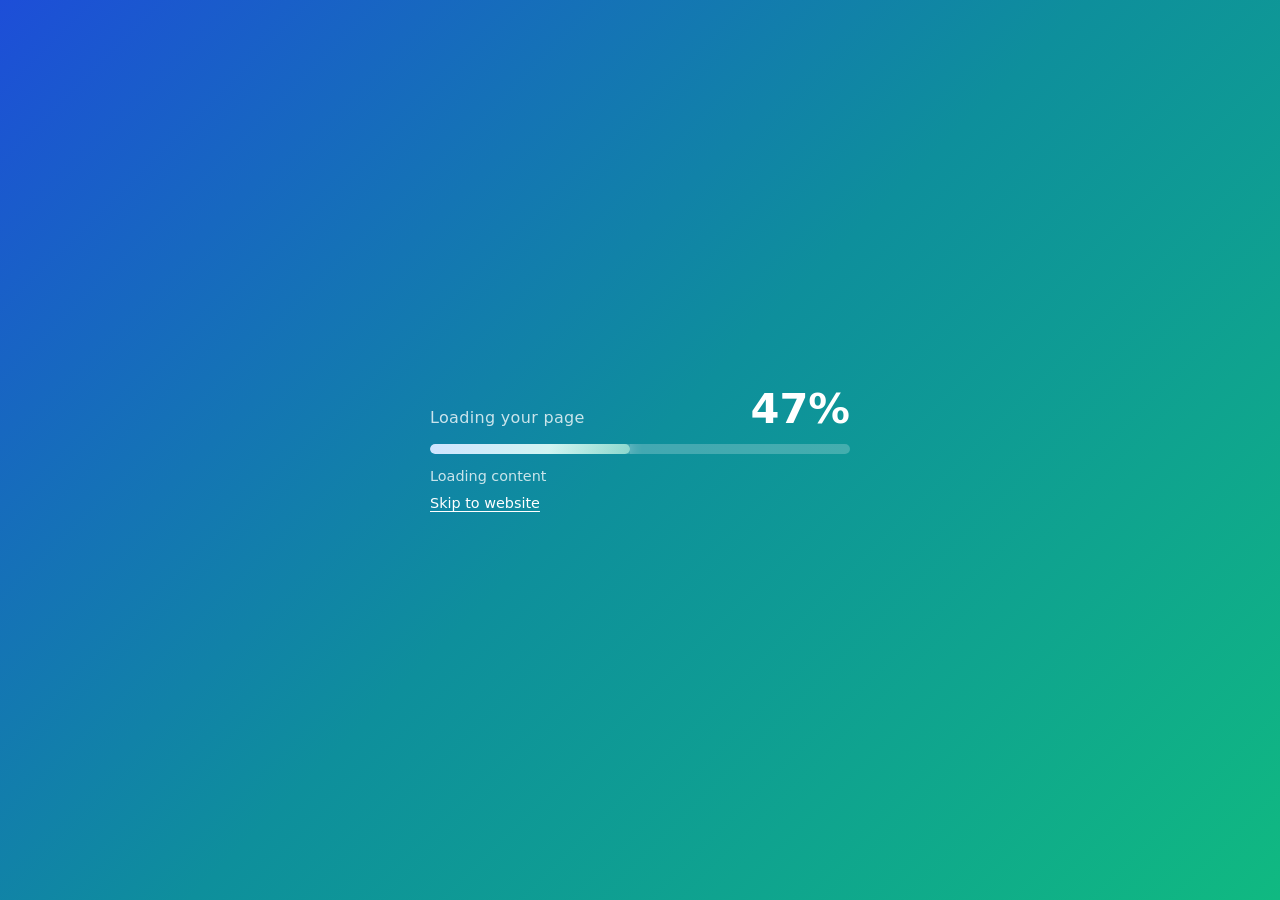
<file: index.html>
<!DOCTYPE html>
<html lang="en">
<head>
<meta charset="UTF-8">
<meta name="viewport" content="width=device-width, initial-scale=1">
<title>Home Page</title>
<style>
  :root {
    --bg: linear-gradient(135deg, #1d4ed8 0%, #0e8f9c 50%, #10b981 100%);
    --track: rgba(255, 255, 255, .22);
    --fill-a: #cfe4ff;
    --fill-b: #d3ffe9;
    --text: #ffffff;
    --muted: rgba(255, 255, 255, .78);
  }
  * { box-sizing: border-box; margin: 0; padding: 0; }
  body { font-family: system-ui, -apple-system, "Segoe UI", Roboto, sans-serif; background: #f5f7fb; color: #14213a; }

  /* ---------- Loader ---------- */
  #loader {
    position: fixed; inset: 0; z-index: 9999;
    display: grid; place-items: center; padding: 24px;
    background: var(--bg); color: var(--text);
    transition: opacity .6s ease, visibility .6s ease;
  }
  #loader.done { opacity: 0; visibility: hidden; }
  .loader-box { width: min(420px, 100%); }
  .loader-top { display: flex; justify-content: space-between; align-items: baseline; margin-bottom: 14px; }
  .loader-label { font-size: 1rem; color: var(--muted); letter-spacing: .02em; }
  .loader-percent { font-size: 2.6rem; font-weight: 700; font-variant-numeric: tabular-nums; line-height: 1; }
  .bar-track { height: 10px; background: var(--track); border-radius: 999px; overflow: hidden; }
  .bar-fill {
    position: relative; height: 100%; width: 0; border-radius: 999px;
    background: linear-gradient(90deg, var(--fill-a), var(--fill-b));
    box-shadow: 0 0 14px rgba(255, 255, 255, .55);
  }
  /* moving shine across the filled part */
  .bar-fill::after {
    content: ""; position: absolute; inset: 0;
    background: linear-gradient(110deg, transparent 30%, rgba(14,143,156,.35) 50%, transparent 70%);
    background-size: 200% 100%;
    animation: shine 1.4s linear infinite;
  }
  @keyframes shine { from { background-position: 200% 0; } to { background-position: -200% 0; } }
  .loader-hint { margin-top: 14px; font-size: .9rem; color: var(--muted); min-height: 1.2em; }

  .skip { display: inline-block; margin-top: 10px; font-size: .9rem; color: var(--text); text-underline-offset: 3px; }

  @media (prefers-reduced-motion: reduce) {
    .bar-fill::after { animation: none; }
    #loader { transition-duration: .01s; }
  }

  /* ---------- Demo page content (replace with your site) ---------- */
  main { max-width: 720px; margin: 0 auto; padding: 96px 24px; }
  main h1 { font-size: 2.2rem; margin-bottom: 12px; }
  main p { line-height: 1.6; color: #44536f; }
</style>
</head>
<body>

<!-- Loader: place right after <body> on your site -->
<div id="loader" role="progressbar" aria-label="Page loading" aria-valuemin="0" aria-valuemax="100" aria-valuenow="0">
  <div class="loader-box">
    <div class="loader-top">
      <span class="loader-label">Loading your page</span>
      <span class="loader-percent" id="percent">0%</span>
    </div>
    <div class="bar-track"><div class="bar-fill" id="fill"></div></div>
    <p class="loader-hint" id="hint">Getting things ready</p>
    <a id="skip" class="skip" href="index1.html">Skip to website</a>
  </div>
</div>

<!-- Your website content goes here -->
<main>
 
  <p>Please wait........</p>
</main>

<script>
(function () {
  var MIN_TIME = 4500;            // shortest time (ms) the loader stays visible
  var REDIRECT_URL = 'index1.html'; // page to open when loading finishes
  var loader = document.getElementById('loader');
  var fill = document.getElementById('fill');
  var percentEl = document.getElementById('percent');
  var hint = document.getElementById('hint');
  var hints = [[0, 'Getting things ready'], [35, 'Loading content'], [70, 'Almost there'], [95, 'Done']];

  var skip = document.getElementById('skip');
  skip.href = REDIRECT_URL;

  var redirected = false;
  function goHome() {
    if (redirected) return;
    redirected = true;
    window.location.replace(REDIRECT_URL);
  }
  // Safety net: redirect even if the animation is paused (e.g. background tab)
  setTimeout(goHome, MIN_TIME + 8000);

  var start = performance.now();
  var progress = 0;
  var pageLoaded = document.readyState === 'complete';
  window.addEventListener('load', function () { pageLoaded = true; });

  function tick(now) {
    // Move quickly at first, slow down near 90%, and only finish once the page has really loaded
    var cap = pageLoaded && now - start >= MIN_TIME ? 100 : 90;
    progress += (cap - progress) * 0.012 + 0.03;
    if (progress > cap) progress = cap;

    var shown = Math.floor(progress);
    fill.style.width = progress + '%';
    percentEl.textContent = shown + '%';
    loader.setAttribute('aria-valuenow', shown);
    for (var i = hints.length - 1; i >= 0; i--) {
      if (shown >= hints[i][0]) { hint.textContent = hints[i][1]; break; }
    }

    if (progress >= 99.5) {
      fill.style.width = '100%';
      percentEl.textContent = '100%';
      setTimeout(function () {
        loader.classList.add('done');
        setTimeout(goHome, 600);
      }, 350);
      return;
    }
    requestAnimationFrame(tick);
  }
  requestAnimationFrame(tick);
})();
</script>
</body>
</html>
</file>
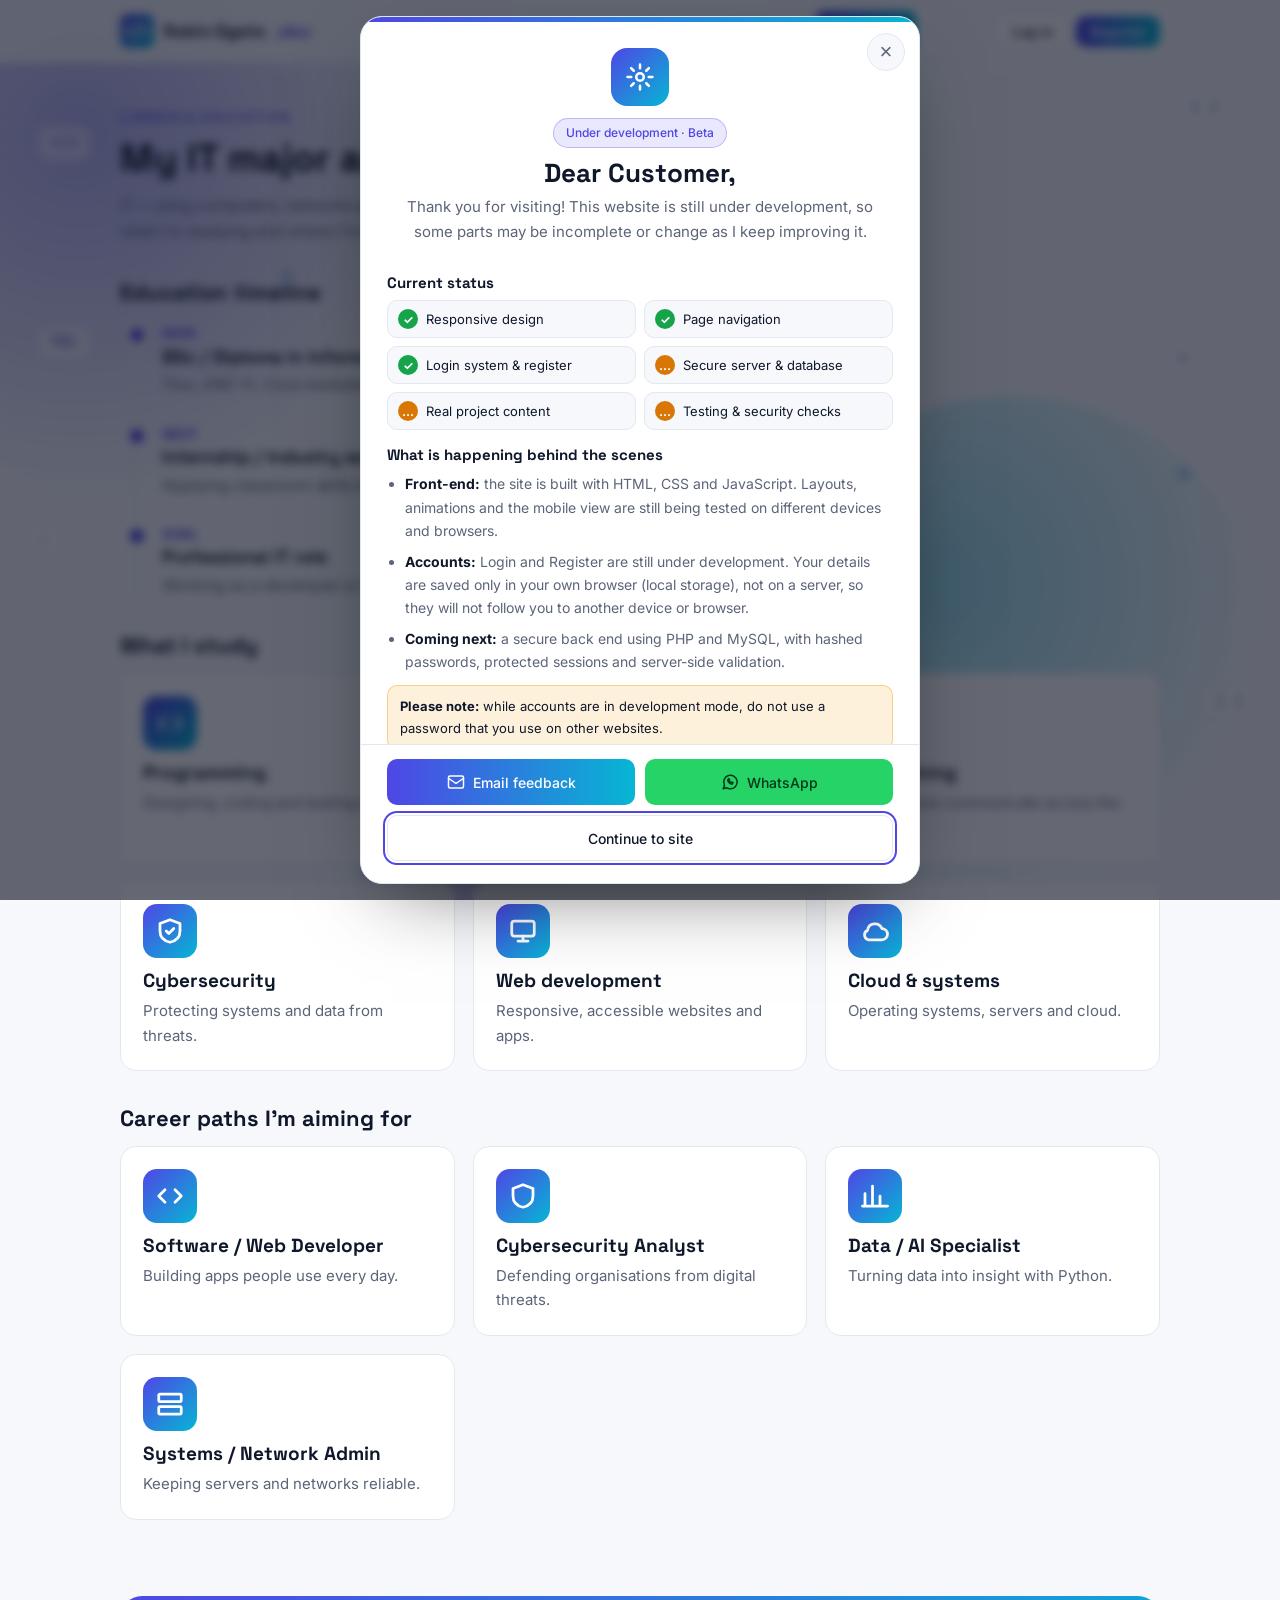
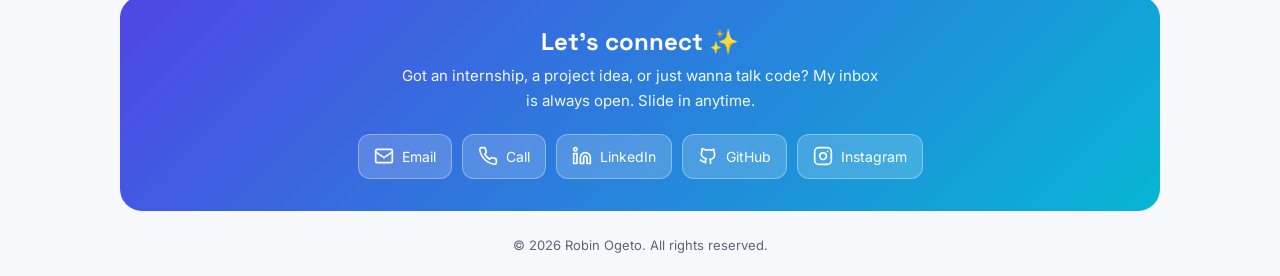
<file: career.html>
<!DOCTYPE html>
<html lang="en">
<head>
<meta charset="UTF-8">
<meta name="viewport" content="width=device-width, initial-scale=1, viewport-fit=cover">
<title>Career | Robin Ogeto</title>
<link href="https://fonts.googleapis.com/css2?family=Space+Grotesk:wght@500;700&family=Inter:wght@400;500&display=swap" rel="stylesheet">
<link rel="stylesheet" href="base.css">
<link rel="stylesheet" href="notice.css">
<link rel="stylesheet" href="effects.css">
<script>if('IntersectionObserver' in window&&!matchMedia('(prefers-reduced-motion: reduce)').matches){document.documentElement.classList.add('js');setTimeout(function(){if(!window.__rv)document.documentElement.classList.remove('js')},4000)}</script>
</head>
<body>
<svg width="0" height="0" style="position:absolute"><defs><linearGradient id="g" x1="0" y1="0" x2="1" y2="1"><stop offset="0" stop-color="#4f46e5"/><stop offset="1" stop-color="#06b6d4"/></linearGradient></defs></svg>
<svg width="0" height="0" style="position:absolute" aria-hidden="true">
  <symbol id="ic-arrow" viewBox="0 0 24 24"><path d="M7 17L17 7M8 7h9v9"/></symbol>
  <symbol id="ic-career" viewBox="0 0 24 24"><rect x="3" y="7" width="18" height="13" rx="2"/><path d="M8 7V5a2 2 0 012-2h4a2 2 0 012 2v2M3 13h18"/></symbol>
  <symbol id="ic-home" viewBox="0 0 24 24"><path d="M3 11l9-8 9 8v9a1 1 0 01-1 1h-5v-6H9v6H4a1 1 0 01-1-1z"/></symbol>
  <symbol id="ic-impact" viewBox="0 0 24 24"><circle cx="12" cy="12" r="9"/><path d="M3 12h18M12 3c3 3 3 15 0 18M12 3c-3 3-3 15 0 18"/></symbol>
  <symbol id="ic-languages" viewBox="0 0 24 24"><path d="M8 7l-5 5 5 5M16 7l5 5-5 5M14 5l-4 14"/></symbol>
  <symbol id="ic-projects" viewBox="0 0 24 24"><rect x="3" y="3" width="7" height="7" rx="1.5"/><rect x="14" y="3" width="7" height="7" rx="1.5"/><rect x="3" y="14" width="7" height="7" rx="1.5"/><rect x="14" y="14" width="7" height="7" rx="1.5"/></symbol>
  <symbol id="ic-services" viewBox="0 0 24 24"><path d="M12 3l2.4 5 5.6.8-4 3.9.9 5.5-4.9-2.6-4.9 2.6.9-5.5-4-3.9 5.6-.8z"/></symbol>
</svg>
<div class="floaters" aria-hidden="true">
  <span class="orb" style="--x:-10%;--y:-8%;--s:46vmax;--c:var(--acc);--d:24s;--dl:0s"></span>
  <span class="orb" style="--x:58%;--y:44%;--s:42vmax;--c:var(--acc2);--d:28s;--dl:-9s"></span>
  <span class="orb hide-m" style="--x:28%;--y:72%;--s:32vmax;--c:var(--acc);--d:26s;--dl:-14s"></span>
  <span class="tile" style="--x:3%;--y:14%;--d:13s;--dl:-0s;--dx:12px;--r:-8deg">&lt;/&gt;</span>
  <span class="tile" style="--x:92%;--y:10%;--d:16s;--dl:-2s;--dx:19px;--r:-3deg">{ }</span>
  <span class="tile hide-m" style="--x:2%;--y:58%;--d:19s;--dl:-4s;--dx:26px;--r:2deg">;</span>
  <span class="tile" style="--x:91%;--y:38%;--d:13s;--dl:-6s;--dx:33px;--r:-7deg">#</span>
  <span class="tile" style="--x:60%;--y:4%;--d:16s;--dl:-8s;--dx:16px;--r:-2deg">01</span>
  <span class="tile hide-m" style="--x:94%;--y:76%;--d:19s;--dl:-10s;--dx:23px;--r:3deg">( )</span>
  <span class="tile" style="--x:30%;--y:92%;--d:13s;--dl:-1s;--dx:30px;--r:-6deg">&lt;?php</span>
  <span class="tile" style="--x:3%;--y:36%;--d:16s;--dl:-3s;--dx:13px;--r:-1deg">SQL</span>
  <span class="tile hide-m" style="--x:80%;--y:90%;--d:19s;--dl:-5s;--dx:20px;--r:4deg">=&gt;</span>
  <span class="tile" style="--x:48%;--y:70%;--d:13s;--dl:-7s;--dx:27px;--r:-5deg">git</span>
  <span class="dot" style="--x:22%;--y:30%;--s:10px;--d:11s;--dl:-0s;--dx:8px"></span>
  <span class="dot hide-m" style="--x:70%;--y:22%;--s:14px;--d:13s;--dl:-3s;--dx:12px"></span>
  <span class="dot" style="--x:40%;--y:66%;--s:9px;--d:15s;--dl:-6s;--dx:16px"></span>
  <span class="dot hide-m" style="--x:92%;--y:52%;--s:12px;--d:17s;--dl:-9s;--dx:20px"></span>
  <span class="dot" style="--x:12%;--y:80%;--s:11px;--d:19s;--dl:-12s;--dx:24px"></span>
  <span class="dot hide-m" style="--x:58%;--y:92%;--s:8px;--d:21s;--dl:-15s;--dx:28px"></span>
</div>
<nav><div class="wrap">
<a class="brand" href="index.html"><svg width="34" height="34" viewBox="0 0 40 40"><rect width="40" height="40" rx="10" fill="url(#g)"/><path d="M14 13l-7 7 7 7M26 13l7 7-7 7M22 11l-4 18" stroke="#fff" stroke-width="2.6" fill="none" stroke-linecap="round" stroke-linejoin="round"/></svg>Robin Ogeto
  <span style="color:var(--acc)">.dev</span></a>
<div class="links">
  <a href="index.html">Home</a>
  <a href="career.html" class="on">Career</a>
  <a href="languages.html">Languages</a>
  <a href="projects.html">Projects</a>
  <a href="impact.html">IT &amp; World</a>
  <a class="pill" href="https://your-service-link-here" target="_blank" rel="noopener">Services <svg viewBox="0 0 24 24"><use href="#ic-arrow"/></svg></a>
</div>
<div class="auth">
  <div class="guest">
    <a class="btn s" href="login.html">Log in</a>
    <a class="btn s p" href="register.html">Register</a>
  </div>
  <div class="user">
    <span>Hi, <b id="uname"></b></span>
    <button class="btn s" id="out">Log out</button>
  </div>
</div>
</div></nav>
<div class="tabs" role="navigation" aria-label="Main">
  <a href="index.html"><svg viewBox="0 0 24 24"><use href="#ic-home"/></svg>Home</a>
  <a href="career.html" class="on"><svg viewBox="0 0 24 24"><use href="#ic-career"/></svg>Career</a>
  <a href="languages.html"><svg viewBox="0 0 24 24"><use href="#ic-languages"/></svg>Languages</a>
  <a href="projects.html"><svg viewBox="0 0 24 24"><use href="#ic-projects"/></svg>Projects</a>
  <a href="impact.html"><svg viewBox="0 0 24 24"><use href="#ic-impact"/></svg>IT &amp; World</a>
  <a class="hot" href="https://your-service-link-here" target="_blank" rel="noopener"><svg viewBox="0 0 24 24"><use href="#ic-services"/></svg>Services</a>
</div>
<main class="wrap">
<section class="page" id="career">
<div class="eyebrow">Career &amp; Education</div>
<h2>My IT major and where I'm heading</h2>
<p class="lead">IT = using computers, networks and software to store, protect and share information. Here's what I'm studying and where I'm headed. Big plans, steady progress.</p>
<h3 class="sub">Education timeline</h3>
<div class="time">
<div><small>NOW</small><h3>BSc / Diploma in Information Technology</h3><p>Tmu, 2ND Yr. Core modules: programming, databases, networking, web development and security.</p></div>
<div><small>NEXT</small><h3>Internship / Industry experience</h3><p>Applying classroom skills in a real team environment.</p></div>
<div><small>GOAL</small><h3>Professional IT role</h3><p>Working as a developer or IT specialist, and continuing to learn through certifications.</p></div>
</div>
<h3 class="sub">What I study</h3>
<div class="grid">
  <div class="card">
    <div class="logo">
      <svg viewbox="0 0 24 24">
        <path d="M8 7l-5 5 5 5M16 7l5 5-5 5"/>
      </svg>
    </div>
    <h3>
      Programming
    </h3>
    <p>
      Designing, coding and testing software.
    </p>
  </div>
  <div class="card">
    <div class="logo">
      <svg viewbox="0 0 24 24">
        <ellipse cx="12" cy="6" rx="8" ry="3"/>
        <path d="M4 6v12c0 1.7 3.6 3 8 3s8-1.3 8-3V6"/>
      </svg>
    </div>
    <h3>
      Databases
    </h3>
    <p>
      Storing and querying data with SQL.
    </p>
  </div>
  <div class="card">
    <div class="logo">
      <svg viewbox="0 0 24 24">
        <circle cx="12" cy="5" r="2.5"/>
        <circle cx="5" cy="19" r="2.5"/>
        <circle cx="19" cy="19" r="2.5"/>
        <path d="M12 7.5v4M12 11.5L6 17M12 11.5l6 5.5"/>
      </svg>
    </div>
    <h3>
      Networking
    </h3>
    <p>
      How devices communicate across the internet.
    </p>
  </div>
  <div class="card">
    <div class="logo">
      <svg viewbox="0 0 24 24">
        <path d="M12 3l8 3v6c0 5-3.5 8-8 9-4.5-1-8-4-8-9V6l8-3z"/>
        <path d="M9 12l2 2 4-4"/>
      </svg>
    </div>
    <h3>
      Cybersecurity
    </h3>
    <p>
      Protecting systems and data from threats.
    </p>
  </div>
  <div class="card">
    <div class="logo">
      <svg viewbox="0 0 24 24">
        <rect height="12" rx="2" width="18" x="3" y="4"/>
        <path d="M8 20h8M12 16v4"/>
      </svg>
    </div>
    <h3>
      Web development
    </h3>
    <p>
      Responsive, accessible websites and apps.
    </p>
  </div>
  <div class="card">
    <div class="logo">
      <svg viewbox="0 0 24 24">
        <path d="M17.5 19a4.5 4.5 0 000-9 6 6 0 00-11.5 1.5A4 4 0 006.5 19z"/>
      </svg>
    </div>
    <h3>
      Cloud &amp; systems
    </h3>
    <p>
      Operating systems, servers and cloud.
    </p>
  </div>
</div>
<h3 class="sub">Career paths I'm aiming for</h3>
<div class="grid">
  <div class="card">
    <div class="logo">
      <svg viewbox="0 0 24 24">
        <path d="M8 7l-5 5 5 5M16 7l5 5-5 5"/>
      </svg>
    </div>
    <h3>
      Software / Web Developer
    </h3>
    <p>
      Building apps people use every day.
    </p>
  </div>
  <div class="card">
    <div class="logo">
      <svg viewbox="0 0 24 24">
        <path d="M12 3l8 3v6c0 5-3.5 8-8 9-4.5-1-8-4-8-9V6l8-3z"/>
      </svg>
    </div>
    <h3>
      Cybersecurity Analyst
    </h3>
    <p>
      Defending organisations from digital threats.
    </p>
  </div>
  <div class="card">
    <div class="logo">
      <svg viewbox="0 0 24 24">
        <path d="M4 20V10M10 20V4M16 20v-8M22 20H2"/>
      </svg>
    </div>
    <h3>
      Data / AI Specialist
    </h3>
    <p>
      Turning data into insight with Python.
    </p>
  </div>
  <div class="card">
    <div class="logo">
      <svg viewbox="0 0 24 24">
        <rect height="6" rx="1" width="18" x="3" y="4"/>
        <rect height="6" rx="1" width="18" x="3" y="14"/>
      </svg>
    </div>
    <h3>
      Systems / Network Admin
    </h3>
    <p>
      Keeping servers and networks reliable.
    </p>
  </div>
</div>
</section>
</main>
<div class="wrap" id="contact">
  <div class="contact">
    <h3>
      Let's connect ✨
    </h3>
    <p>
      Got an internship, a project idea, or just wanna talk code? My inbox is always open. Slide in anytime.
    </p>
    <div class="ci">
      <a aria-label="Email" href="mailto:ogeto783@gmail.com">
        <svg viewbox="0 0 24 24">
          <rect height="16" rx="2" width="20" x="2" y="4"/>
          <path d="M22 7l-10 7L2 7"/>
        </svg>
        Email
      </a>
      <a aria-label="Call" href="tel:+254703754836">
        <svg viewbox="0 0 24 24">
          <path d="M22 16.9v3a2 2 0 01-2.2 2 19.8 19.8 0 01-8.6-3.1 19.5 19.5 0 01-6-6A19.8 19.8 0 012.1 4.2 2 2 0 014.1 2h3a2 2 0 012 1.7c.1 1 .4 1.9.7 2.8a2 2 0 01-.5 2.1L8.1 9.9a16 16 0 006 6l1.3-1.3a2 2 0 012.1-.4c.9.3 1.8.6 2.8.7a2 2 0 011.7 2z"/>
        </svg>
        Call
      </a>
      <a aria-label="LinkedIn" href="https://www.linkedin.com/in/your-name" rel="noopener" target="_blank">
        <svg viewbox="0 0 24 24">
          <path d="M16 8a6 6 0 016 6v7h-4v-7a2 2 0 00-4 0v7h-4v-7a6 6 0 016-6zM2 9h4v12H2zM4 2a2 2 0 110 4 2 2 0 010-4z"/>
        </svg>
        LinkedIn
      </a>
      <a aria-label="GitHub" href="https://github.com/your-name" rel="noopener" target="_blank">
        <svg viewbox="0 0 24 24">
          <path d="M9 19c-4 1-4-2-6-2m12 4v-3a3 3 0 00-1-2c3 0 6-2 6-6a5 5 0 00-1-3 5 5 0 000-3s-1 0-3 1a10 10 0 00-6 0C6 3 5 3 5 3a5 5 0 000 3 5 5 0 00-1 3c0 4 3 6 6 6a3 3 0 00-1 2v3"/>
        </svg>
        GitHub
      </a>
      <a aria-label="Instagram" href="https://www.instagram.com/your-name" rel="noopener" target="_blank">
        <svg viewbox="0 0 24 24">
          <rect height="20" rx="5" width="20" x="2" y="2"/>
          <path d="M16 11.4a4 4 0 11-7.9 1.2 4 4 0 017.9-1.2zM17.5 6.5h.01"/>
        </svg>
        Instagram
      </a>
    </div>
  </div>
</div>
<footer>© 2026 Robin Ogeto. All rights reserved.</footer>
<div class="notice" id="notice" role="dialog" aria-modal="true" aria-labelledby="nt" aria-describedby="nd">
  <div class="nbox">
    <button class="nx" id="nclose" type="button" aria-label="Close notice">&times;</button>

    <div class="nhead">
      <div class="nicon"><svg viewBox="0 0 24 24" aria-hidden="true"><circle cx="12" cy="12" r="3"/><path d="M12 2v3M12 19v3M2 12h3M19 12h3M4.9 4.9L7 7M17 17l2.1 2.1M4.9 19.1L7 17M17 7l2.1-2.1"/></svg></div>
      <span class="npill">Under development &middot; Beta</span>
      <h2 id="nt">Dear Customer,</h2>
      <p class="nlead" id="nd">Thank you for visiting! This website is still under development, so some parts may be incomplete or change as I keep improving it.</p>
    </div>

    <div class="nbody">
      <h3>Current status</h3>
      <ul class="nstatus">
        <li>Responsive design</li>
        <li>Page navigation</li>
        <li>Login system &amp; register</li>
        <li class="wip">Secure server &amp; database</li>
        <li class="wip">Real project content</li>
        <li class="wip">Testing &amp; security checks</li>
      </ul>

      <h3>What is happening behind the scenes</h3>
      <ul class="ntech">
        <li><b>Front-end:</b> the site is built with HTML, CSS and JavaScript. Layouts, animations and the mobile view are still being tested on different devices and browsers.</li>
        <li><b>Accounts:</b> Login and Register are still under development. Your details are saved only in your own browser (local storage), not on a server, so they will not follow you to another device or browser.</li>
        <li><b>Coming next:</b> a secure back end using PHP and MySQL, with hashed passwords, protected sessions and server-side validation.</li>
      </ul>
      <p class="nwarn"><b>Please note:</b> while accounts are in development mode, do not use a password that you use on other websites.</p>

      <h3>Your feedback matters</h3>
      <p>Found a bug, a layout problem, or have an idea? Tell me which page you were on, your device and browser, and what happened. Every message helps me build a better final website.</p>
    </div>

    <div class="nact">
      <a class="btn p" href="mailto:ogeto783@gmail.com?subject=Website%20feedback&amp;body=Hi%20Robin%2C%0A%0APage%3A%0ADevice%20%26%20browser%3A%0AWhat%20happened%20or%20my%20idea%3A%0A"><svg viewBox="0 0 24 24" aria-hidden="true"><rect x="2" y="4" width="20" height="16" rx="2"/><path d="M22 7l-10 7L2 7"/></svg>Email feedback</a>
      <a class="btn wa" href="https://wa.me/254703754836?text=Hi%20Robin%2C%20here%20is%20my%20feedback%20on%20your%20website%3A%20" target="_blank" rel="noopener"><svg viewBox="0 0 24 24" aria-hidden="true"><path d="M3 21l1.6-4.8A9 9 0 1112 21a9 9 0 01-4.4-1.2z"/><path d="M9 9c0 3 3 6 6 6l1-2-2-1-1 1c-1-.5-2-1.5-2.5-2.5l1-1-1-2z"/></svg>WhatsApp</a>
      <button class="btn full" id="nok" type="button">Continue to site</button>
    </div>
  </div>
</div>
<script src="common.js"></script>
<script src="session.js"></script>
<script src="notice.js"></script>
<script src="animate.js"></script>
</body>
</html>
</file>
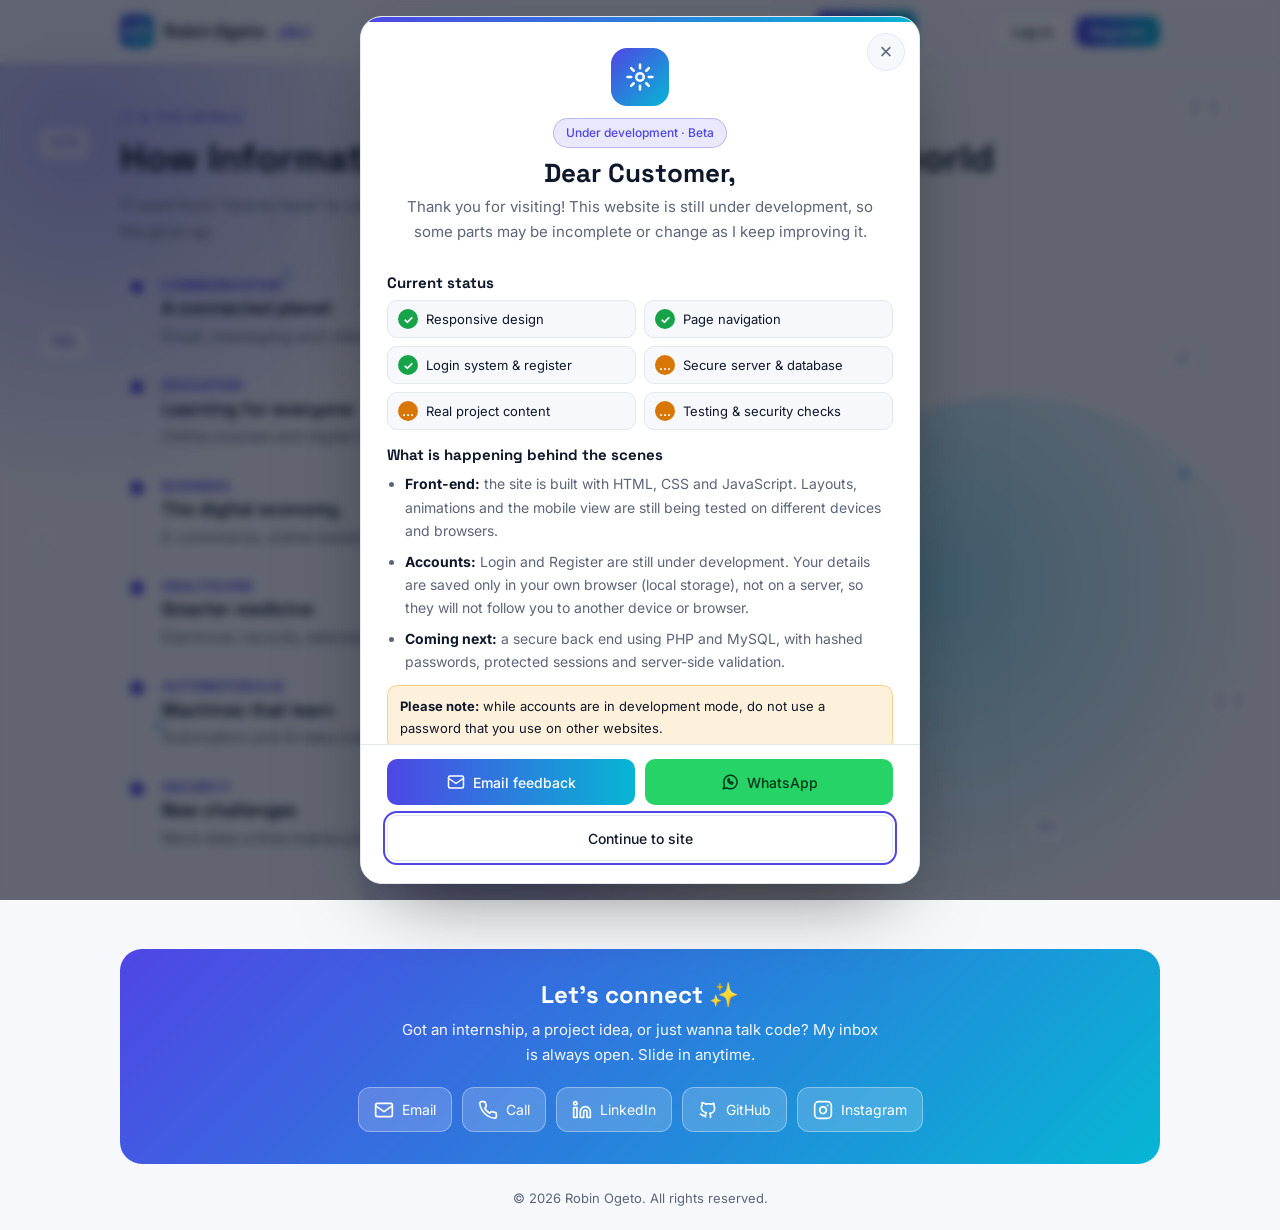
<file: impact.html>
<!DOCTYPE html>
<html lang="en">
<head>
<meta charset="UTF-8">
<meta name="viewport" content="width=device-width, initial-scale=1, viewport-fit=cover">
<title>IT &amp; the World | Robin Ogeto</title>
<link href="https://fonts.googleapis.com/css2?family=Space+Grotesk:wght@500;700&family=Inter:wght@400;500&display=swap" rel="stylesheet">
<link rel="stylesheet" href="base.css">
<link rel="stylesheet" href="notice.css">
<link rel="stylesheet" href="effects.css">
<script>if('IntersectionObserver' in window&&!matchMedia('(prefers-reduced-motion: reduce)').matches){document.documentElement.classList.add('js');setTimeout(function(){if(!window.__rv)document.documentElement.classList.remove('js')},4000)}</script>
</head>
<body>
<svg width="0" height="0" style="position:absolute"><defs><linearGradient id="g" x1="0" y1="0" x2="1" y2="1"><stop offset="0" stop-color="#4f46e5"/><stop offset="1" stop-color="#06b6d4"/></linearGradient></defs></svg>
<svg width="0" height="0" style="position:absolute" aria-hidden="true">
  <symbol id="ic-arrow" viewBox="0 0 24 24"><path d="M7 17L17 7M8 7h9v9"/></symbol>
  <symbol id="ic-career" viewBox="0 0 24 24"><rect x="3" y="7" width="18" height="13" rx="2"/><path d="M8 7V5a2 2 0 012-2h4a2 2 0 012 2v2M3 13h18"/></symbol>
  <symbol id="ic-home" viewBox="0 0 24 24"><path d="M3 11l9-8 9 8v9a1 1 0 01-1 1h-5v-6H9v6H4a1 1 0 01-1-1z"/></symbol>
  <symbol id="ic-impact" viewBox="0 0 24 24"><circle cx="12" cy="12" r="9"/><path d="M3 12h18M12 3c3 3 3 15 0 18M12 3c-3 3-3 15 0 18"/></symbol>
  <symbol id="ic-languages" viewBox="0 0 24 24"><path d="M8 7l-5 5 5 5M16 7l5 5-5 5M14 5l-4 14"/></symbol>
  <symbol id="ic-projects" viewBox="0 0 24 24"><rect x="3" y="3" width="7" height="7" rx="1.5"/><rect x="14" y="3" width="7" height="7" rx="1.5"/><rect x="3" y="14" width="7" height="7" rx="1.5"/><rect x="14" y="14" width="7" height="7" rx="1.5"/></symbol>
  <symbol id="ic-services" viewBox="0 0 24 24"><path d="M12 3l2.4 5 5.6.8-4 3.9.9 5.5-4.9-2.6-4.9 2.6.9-5.5-4-3.9 5.6-.8z"/></symbol>
</svg>
<div class="floaters" aria-hidden="true">
  <span class="orb" style="--x:-10%;--y:-8%;--s:46vmax;--c:var(--acc);--d:24s;--dl:0s"></span>
  <span class="orb" style="--x:58%;--y:44%;--s:42vmax;--c:var(--acc2);--d:28s;--dl:-9s"></span>
  <span class="orb hide-m" style="--x:28%;--y:72%;--s:32vmax;--c:var(--acc);--d:26s;--dl:-14s"></span>
  <span class="tile" style="--x:3%;--y:14%;--d:13s;--dl:-0s;--dx:12px;--r:-8deg">&lt;/&gt;</span>
  <span class="tile" style="--x:92%;--y:10%;--d:16s;--dl:-2s;--dx:19px;--r:-3deg">{ }</span>
  <span class="tile hide-m" style="--x:2%;--y:58%;--d:19s;--dl:-4s;--dx:26px;--r:2deg">;</span>
  <span class="tile" style="--x:91%;--y:38%;--d:13s;--dl:-6s;--dx:33px;--r:-7deg">#</span>
  <span class="tile" style="--x:60%;--y:4%;--d:16s;--dl:-8s;--dx:16px;--r:-2deg">01</span>
  <span class="tile hide-m" style="--x:94%;--y:76%;--d:19s;--dl:-10s;--dx:23px;--r:3deg">( )</span>
  <span class="tile" style="--x:30%;--y:92%;--d:13s;--dl:-1s;--dx:30px;--r:-6deg">&lt;?php</span>
  <span class="tile" style="--x:3%;--y:36%;--d:16s;--dl:-3s;--dx:13px;--r:-1deg">SQL</span>
  <span class="tile hide-m" style="--x:80%;--y:90%;--d:19s;--dl:-5s;--dx:20px;--r:4deg">=&gt;</span>
  <span class="tile" style="--x:48%;--y:70%;--d:13s;--dl:-7s;--dx:27px;--r:-5deg">git</span>
  <span class="dot" style="--x:22%;--y:30%;--s:10px;--d:11s;--dl:-0s;--dx:8px"></span>
  <span class="dot hide-m" style="--x:70%;--y:22%;--s:14px;--d:13s;--dl:-3s;--dx:12px"></span>
  <span class="dot" style="--x:40%;--y:66%;--s:9px;--d:15s;--dl:-6s;--dx:16px"></span>
  <span class="dot hide-m" style="--x:92%;--y:52%;--s:12px;--d:17s;--dl:-9s;--dx:20px"></span>
  <span class="dot" style="--x:12%;--y:80%;--s:11px;--d:19s;--dl:-12s;--dx:24px"></span>
  <span class="dot hide-m" style="--x:58%;--y:92%;--s:8px;--d:21s;--dl:-15s;--dx:28px"></span>
</div>
<nav><div class="wrap">
<a class="brand" href="index.html"><svg width="34" height="34" viewBox="0 0 40 40"><rect width="40" height="40" rx="10" fill="url(#g)"/><path d="M14 13l-7 7 7 7M26 13l7 7-7 7M22 11l-4 18" stroke="#fff" stroke-width="2.6" fill="none" stroke-linecap="round" stroke-linejoin="round"/></svg>Robin Ogeto
  <span style="color:var(--acc)">.dev</span></a>
<div class="links">
  <a href="index.html">Home</a>
  <a href="career.html">Career</a>
  <a href="languages.html">Languages</a>
  <a href="projects.html">Projects</a>
  <a href="impact.html" class="on">IT &amp; World</a>
  <a class="pill" href="https://your-service-link-here" target="_blank" rel="noopener">Services <svg viewBox="0 0 24 24"><use href="#ic-arrow"/></svg></a>
</div>
<div class="auth">
  <div class="guest">
    <a class="btn s" href="login.html">Log in</a>
    <a class="btn s p" href="register.html">Register</a>
  </div>
  <div class="user">
    <span>Hi, <b id="uname"></b></span>
    <button class="btn s" id="out">Log out</button>
  </div>
</div>
</div></nav>
<div class="tabs" role="navigation" aria-label="Main">
  <a href="index.html"><svg viewBox="0 0 24 24"><use href="#ic-home"/></svg>Home</a>
  <a href="career.html"><svg viewBox="0 0 24 24"><use href="#ic-career"/></svg>Career</a>
  <a href="languages.html"><svg viewBox="0 0 24 24"><use href="#ic-languages"/></svg>Languages</a>
  <a href="projects.html"><svg viewBox="0 0 24 24"><use href="#ic-projects"/></svg>Projects</a>
  <a href="impact.html" class="on"><svg viewBox="0 0 24 24"><use href="#ic-impact"/></svg>IT &amp; World</a>
  <a class="hot" href="https://your-service-link-here" target="_blank" rel="noopener"><svg viewBox="0 0 24 24"><use href="#ic-services"/></svg>Services</a>
</div>
<main class="wrap">
<section class="page" id="impact">
<div class="eyebrow">IT &amp; the world</div>
<h2>How Information Technology changed the world</h2>
<p class="lead">IT went from "nice to have" to running pretty much everything in just a few decades. Here's the glow-up.</p>
<div class="time">
  <div>
    <small>
      COMMUNICATION
    </small>
    <h3>
      A connected planet
    </h3>
    <p>
      Email, messaging and video calls connect people instantly worldwide.
    </p>
  </div>
  <div>
    <small>
      EDUCATION
    </small>
    <h3>
      Learning for everyone
    </h3>
    <p>
      Online courses and digital libraries make knowledge available anywhere.
    </p>
  </div>
  <div>
    <small>
      BUSINESS
    </small>
    <h3>
      The digital economy
    </h3>
    <p>
      E-commerce, online banking and mobile payments opened global markets to everyone.
    </p>
  </div>
  <div>
    <small>
      HEALTHCARE
    </small>
    <h3>
      Smarter medicine
    </h3>
    <p>
      Electronic records, telemedicine and AI help doctors treat patients faster.
    </p>
  </div>
  <div>
    <small>
      AUTOMATION &amp; AI
    </small>
    <h3>
      Machines that learn
    </h3>
    <p>
      Automation and AI take over repetitive work and open new frontiers in science.
    </p>
  </div>
  <div>
    <small>
      SECURITY
    </small>
    <h3>
      New challenges
    </h3>
    <p>
      More data online makes protecting privacy and systems a vital IT career.
    </p>
  </div>
</div>
</section>
</main>
<div class="wrap" id="contact">
  <div class="contact">
    <h3>
      Let's connect ✨
    </h3>
    <p>
      Got an internship, a project idea, or just wanna talk code? My inbox is always open. Slide in anytime.
    </p>
    <div class="ci">
      <a aria-label="Email" href="mailto:ogeto783@gmail.com">
        <svg viewbox="0 0 24 24">
          <rect height="16" rx="2" width="20" x="2" y="4"/>
          <path d="M22 7l-10 7L2 7"/>
        </svg>
        Email
      </a>
      <a aria-label="Call" href="tel:+254703754836">
        <svg viewbox="0 0 24 24">
          <path d="M22 16.9v3a2 2 0 01-2.2 2 19.8 19.8 0 01-8.6-3.1 19.5 19.5 0 01-6-6A19.8 19.8 0 012.1 4.2 2 2 0 014.1 2h3a2 2 0 012 1.7c.1 1 .4 1.9.7 2.8a2 2 0 01-.5 2.1L8.1 9.9a16 16 0 006 6l1.3-1.3a2 2 0 012.1-.4c.9.3 1.8.6 2.8.7a2 2 0 011.7 2z"/>
        </svg>
        Call
      </a>
      <a aria-label="LinkedIn" href="https://www.linkedin.com/in/your-name" rel="noopener" target="_blank">
        <svg viewbox="0 0 24 24">
          <path d="M16 8a6 6 0 016 6v7h-4v-7a2 2 0 00-4 0v7h-4v-7a6 6 0 016-6zM2 9h4v12H2zM4 2a2 2 0 110 4 2 2 0 010-4z"/>
        </svg>
        LinkedIn
      </a>
      <a aria-label="GitHub" href="https://github.com/your-name" rel="noopener" target="_blank">
        <svg viewbox="0 0 24 24">
          <path d="M9 19c-4 1-4-2-6-2m12 4v-3a3 3 0 00-1-2c3 0 6-2 6-6a5 5 0 00-1-3 5 5 0 000-3s-1 0-3 1a10 10 0 00-6 0C6 3 5 3 5 3a5 5 0 000 3 5 5 0 00-1 3c0 4 3 6 6 6a3 3 0 00-1 2v3"/>
        </svg>
        GitHub
      </a>
      <a aria-label="Instagram" href="https://www.instagram.com/your-name" rel="noopener" target="_blank">
        <svg viewbox="0 0 24 24">
          <rect height="20" rx="5" width="20" x="2" y="2"/>
          <path d="M16 11.4a4 4 0 11-7.9 1.2 4 4 0 017.9-1.2zM17.5 6.5h.01"/>
        </svg>
        Instagram
      </a>
    </div>
  </div>
</div>
<footer>© 2026 Robin Ogeto. All rights reserved.</footer>
<div class="notice" id="notice" role="dialog" aria-modal="true" aria-labelledby="nt" aria-describedby="nd">
  <div class="nbox">
    <button class="nx" id="nclose" type="button" aria-label="Close notice">&times;</button>

    <div class="nhead">
      <div class="nicon"><svg viewBox="0 0 24 24" aria-hidden="true"><circle cx="12" cy="12" r="3"/><path d="M12 2v3M12 19v3M2 12h3M19 12h3M4.9 4.9L7 7M17 17l2.1 2.1M4.9 19.1L7 17M17 7l2.1-2.1"/></svg></div>
      <span class="npill">Under development &middot; Beta</span>
      <h2 id="nt">Dear Customer,</h2>
      <p class="nlead" id="nd">Thank you for visiting! This website is still under development, so some parts may be incomplete or change as I keep improving it.</p>
    </div>

    <div class="nbody">
      <h3>Current status</h3>
      <ul class="nstatus">
        <li>Responsive design</li>
        <li>Page navigation</li>
        <li>Login system &amp; register</li>
        <li class="wip">Secure server &amp; database</li>
        <li class="wip">Real project content</li>
        <li class="wip">Testing &amp; security checks</li>
      </ul>

      <h3>What is happening behind the scenes</h3>
      <ul class="ntech">
        <li><b>Front-end:</b> the site is built with HTML, CSS and JavaScript. Layouts, animations and the mobile view are still being tested on different devices and browsers.</li>
        <li><b>Accounts:</b> Login and Register are still under development. Your details are saved only in your own browser (local storage), not on a server, so they will not follow you to another device or browser.</li>
        <li><b>Coming next:</b> a secure back end using PHP and MySQL, with hashed passwords, protected sessions and server-side validation.</li>
      </ul>
      <p class="nwarn"><b>Please note:</b> while accounts are in development mode, do not use a password that you use on other websites.</p>

      <h3>Your feedback matters</h3>
      <p>Found a bug, a layout problem, or have an idea? Tell me which page you were on, your device and browser, and what happened. Every message helps me build a better final website.</p>
    </div>

    <div class="nact">
      <a class="btn p" href="mailto:ogeto783@gmail.com?subject=Website%20feedback&amp;body=Hi%20Robin%2C%0A%0APage%3A%0ADevice%20%26%20browser%3A%0AWhat%20happened%20or%20my%20idea%3A%0A"><svg viewBox="0 0 24 24" aria-hidden="true"><rect x="2" y="4" width="20" height="16" rx="2"/><path d="M22 7l-10 7L2 7"/></svg>Email feedback</a>
      <a class="btn wa" href="https://wa.me/254703754836?text=Hi%20Robin%2C%20here%20is%20my%20feedback%20on%20your%20website%3A%20" target="_blank" rel="noopener"><svg viewBox="0 0 24 24" aria-hidden="true"><path d="M3 21l1.6-4.8A9 9 0 1112 21a9 9 0 01-4.4-1.2z"/><path d="M9 9c0 3 3 6 6 6l1-2-2-1-1 1c-1-.5-2-1.5-2.5-2.5l1-1-1-2z"/></svg>WhatsApp</a>
      <button class="btn full" id="nok" type="button">Continue to site</button>
    </div>
  </div>
</div>
<script src="common.js"></script>
<script src="session.js"></script>
<script src="notice.js"></script>
<script src="animate.js"></script>
</body>
</html>
</file>
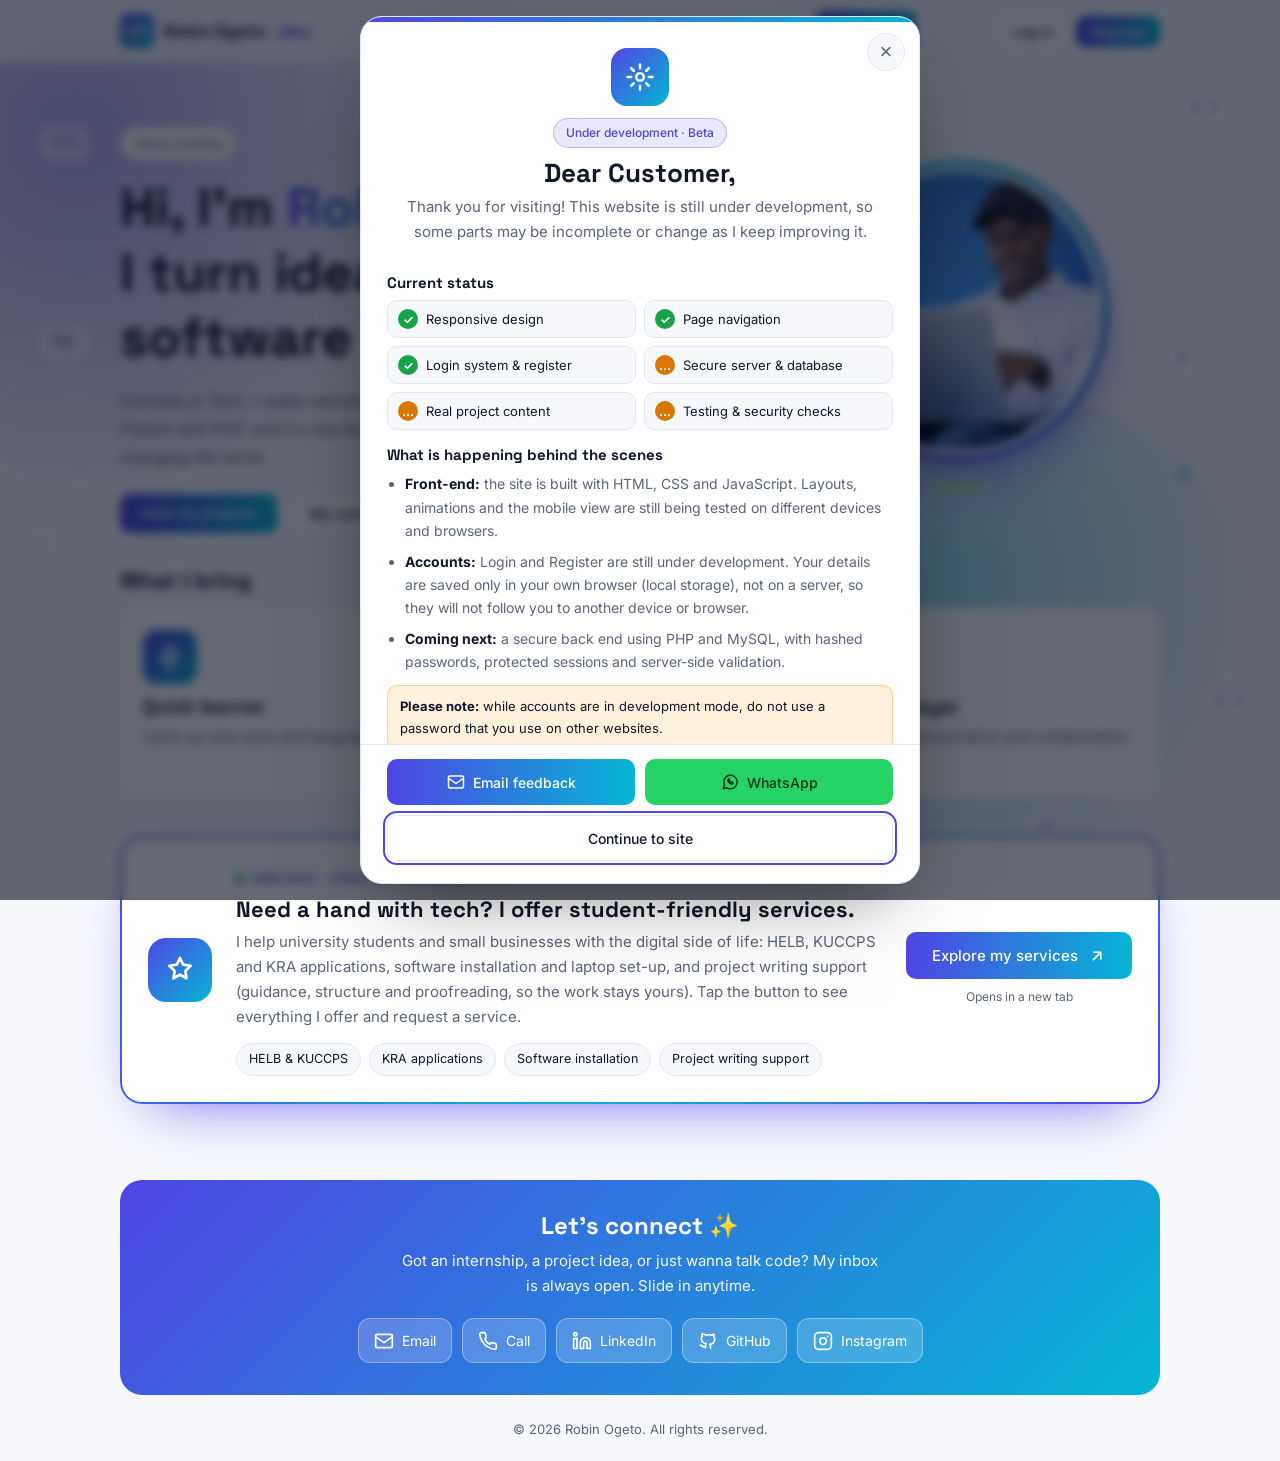
<file: index1.html>
<!DOCTYPE html>
<html lang="en">
<head>
<meta charset="UTF-8">
<meta name="viewport" content="width=device-width, initial-scale=1, viewport-fit=cover">
<title>Home | Robin Ogeto</title>
<link href="https://fonts.googleapis.com/css2?family=Space+Grotesk:wght@500;700&family=Inter:wght@400;500&display=swap" rel="stylesheet">
<link rel="stylesheet" href="base.css">
<link rel="stylesheet" href="home.css">
<link rel="stylesheet" href="notice.css">
<link rel="stylesheet" href="effects.css">
<script>if('IntersectionObserver' in window&&!matchMedia('(prefers-reduced-motion: reduce)').matches){document.documentElement.classList.add('js');setTimeout(function(){if(!window.__rv)document.documentElement.classList.remove('js')},4000)}</script>
</head>
<body>
<svg width="0" height="0" style="position:absolute"><defs><linearGradient id="g" x1="0" y1="0" x2="1" y2="1"><stop offset="0" stop-color="#4f46e5"/><stop offset="1" stop-color="#06b6d4"/></linearGradient></defs></svg>
<svg width="0" height="0" style="position:absolute" aria-hidden="true">
  <symbol id="ic-arrow" viewBox="0 0 24 24"><path d="M7 17L17 7M8 7h9v9"/></symbol>
  <symbol id="ic-career" viewBox="0 0 24 24"><rect x="3" y="7" width="18" height="13" rx="2"/><path d="M8 7V5a2 2 0 012-2h4a2 2 0 012 2v2M3 13h18"/></symbol>
  <symbol id="ic-home" viewBox="0 0 24 24"><path d="M3 11l9-8 9 8v9a1 1 0 01-1 1h-5v-6H9v6H4a1 1 0 01-1-1z"/></symbol>
  <symbol id="ic-impact" viewBox="0 0 24 24"><circle cx="12" cy="12" r="9"/><path d="M3 12h18M12 3c3 3 3 15 0 18M12 3c-3 3-3 15 0 18"/></symbol>
  <symbol id="ic-languages" viewBox="0 0 24 24"><path d="M8 7l-5 5 5 5M16 7l5 5-5 5M14 5l-4 14"/></symbol>
  <symbol id="ic-projects" viewBox="0 0 24 24"><rect x="3" y="3" width="7" height="7" rx="1.5"/><rect x="14" y="3" width="7" height="7" rx="1.5"/><rect x="3" y="14" width="7" height="7" rx="1.5"/><rect x="14" y="14" width="7" height="7" rx="1.5"/></symbol>
  <symbol id="ic-services" viewBox="0 0 24 24"><path d="M12 3l2.4 5 5.6.8-4 3.9.9 5.5-4.9-2.6-4.9 2.6.9-5.5-4-3.9 5.6-.8z"/></symbol>
</svg>
<div class="floaters" aria-hidden="true">
  <span class="orb" style="--x:-10%;--y:-8%;--s:46vmax;--c:var(--acc);--d:24s;--dl:0s"></span>
  <span class="orb" style="--x:58%;--y:44%;--s:42vmax;--c:var(--acc2);--d:28s;--dl:-9s"></span>
  <span class="orb hide-m" style="--x:28%;--y:72%;--s:32vmax;--c:var(--acc);--d:26s;--dl:-14s"></span>
  <span class="tile" style="--x:3%;--y:14%;--d:13s;--dl:-0s;--dx:12px;--r:-8deg">&lt;/&gt;</span>
  <span class="tile" style="--x:92%;--y:10%;--d:16s;--dl:-2s;--dx:19px;--r:-3deg">{ }</span>
  <span class="tile hide-m" style="--x:2%;--y:58%;--d:19s;--dl:-4s;--dx:26px;--r:2deg">;</span>
  <span class="tile" style="--x:91%;--y:38%;--d:13s;--dl:-6s;--dx:33px;--r:-7deg">#</span>
  <span class="tile" style="--x:60%;--y:4%;--d:16s;--dl:-8s;--dx:16px;--r:-2deg">01</span>
  <span class="tile hide-m" style="--x:94%;--y:76%;--d:19s;--dl:-10s;--dx:23px;--r:3deg">( )</span>
  <span class="tile" style="--x:30%;--y:92%;--d:13s;--dl:-1s;--dx:30px;--r:-6deg">&lt;?php</span>
  <span class="tile" style="--x:3%;--y:36%;--d:16s;--dl:-3s;--dx:13px;--r:-1deg">SQL</span>
  <span class="tile hide-m" style="--x:80%;--y:90%;--d:19s;--dl:-5s;--dx:20px;--r:4deg">=&gt;</span>
  <span class="tile" style="--x:48%;--y:70%;--d:13s;--dl:-7s;--dx:27px;--r:-5deg">git</span>
  <span class="dot" style="--x:22%;--y:30%;--s:10px;--d:11s;--dl:-0s;--dx:8px"></span>
  <span class="dot hide-m" style="--x:70%;--y:22%;--s:14px;--d:13s;--dl:-3s;--dx:12px"></span>
  <span class="dot" style="--x:40%;--y:66%;--s:9px;--d:15s;--dl:-6s;--dx:16px"></span>
  <span class="dot hide-m" style="--x:92%;--y:52%;--s:12px;--d:17s;--dl:-9s;--dx:20px"></span>
  <span class="dot" style="--x:12%;--y:80%;--s:11px;--d:19s;--dl:-12s;--dx:24px"></span>
  <span class="dot hide-m" style="--x:58%;--y:92%;--s:8px;--d:21s;--dl:-15s;--dx:28px"></span>
</div>
<nav><div class="wrap">
<a class="brand" href="index.html"><svg width="34" height="34" viewBox="0 0 40 40"><rect width="40" height="40" rx="10" fill="url(#g)"/><path d="M14 13l-7 7 7 7M26 13l7 7-7 7M22 11l-4 18" stroke="#fff" stroke-width="2.6" fill="none" stroke-linecap="round" stroke-linejoin="round"/></svg>Robin Ogeto
  <span style="color:var(--acc)">.dev</span></a>
<div class="links">
  <a href="index.html" class="on">Home</a>
  <a href="career.html">Career</a>
  <a href="languages.html">Languages</a>
  <a href="projects.html">Projects</a>
  <a href="impact.html">IT &amp; World</a>
  <a class="pill" href="https://techservices-iota.vercel.app/" target="_blank" rel="noopener">Services <svg viewBox="0 0 24 24"><use href="#ic-arrow"/></svg></a>
</div>
<div class="auth">
  <div class="guest">
    <a class="btn s" href="login.html">Log in</a>
    <a class="btn s p" href="register.html">Register</a>
  </div>
  <div class="user">
    <span>Hi, <b id="uname"></b></span>
    <button class="btn s" id="out">Log out</button>
  </div>
</div>
</div></nav>
<div class="tabs" role="navigation" aria-label="Main">
  <a href="index.html" class="on"><svg viewBox="0 0 24 24"><use href="#ic-home"/></svg>Home</a>
  <a href="career.html"><svg viewBox="0 0 24 24"><use href="#ic-career"/></svg>Career</a>
  <a href="languages.html"><svg viewBox="0 0 24 24"><use href="#ic-languages"/></svg>Languages</a>
  <a href="projects.html"><svg viewBox="0 0 24 24"><use href="#ic-projects"/></svg>Projects</a>
  <a href="impact.html"><svg viewBox="0 0 24 24"><use href="#ic-impact"/></svg>IT &amp; World</a>
  <a class="hot" href="https://your-service-link-here" target="_blank" rel="noopener"><svg viewBox="0 0 24 24"><use href="#ic-services"/></svg>Services</a>
</div>
<main class="wrap">
<section class="page" id="home">
<div class="hero">
<div>
<span class="tag">Always building</span>
<h1>Hi, I'm <span class="grad">Robin</span>.<br>I turn ideas into real software ✨</h1>
<p>Curiosity in Tech. I make websites and apps with HTML, CSS, Java, Python and PHP, and I'm low-key obsessed with how tech keeps changing the world.</p>
<div class="row"><a class="btn p" href="projects.html">View my projects</a><a class="btn" href="career.html">My career path</a></div>
</div>
<div class="photo">
<div class="ring"><div class="frame">
<img src="img1.jpeg" alt="Robin Ogeto" onerror="this.remove()">
<svg viewBox="0 0 24 24" fill="currentColor"><circle cx="12" cy="8" r="4.2"/><path d="M3.5 21c0-4.7 3.8-8 8.5-8s8.5 3.3 8.5 8z"/></svg>
</div></div>
<div class="hint">Online</div>
</div>
</div>
<h3 class="sub">What I bring</h3>
<div class="grid">
  <div class="card">
    <div class="logo">
      <svg viewbox="0 0 24 24">
        <path d="M13 2L4 14h7l-1 8 9-12h-7l1-8z"/>
      </svg>
    </div>
    <h3>
      Quick learner
    </h3>
    <p>
      I pick up new tools and languages fast.
    </p>
  </div>
  <div class="card">
    <div class="logo">
      <svg viewbox="0 0 24 24">
        <circle cx="12" cy="12" r="9"/>
        <circle cx="12" cy="12" r="4"/>
      </svg>
    </div>
    <h3>
      Problem solver
    </h3>
    <p>
      I break big problems into small, testable steps.
    </p>
  </div>
  <div class="card">
    <div class="logo">
      <svg viewbox="0 0 24 24">
        <circle cx="9" cy="8" r="3.5"/>
        <path d="M2 20c0-4 3-6 7-6M16 11a3 3 0 100-6M22 20c0-3-2-5-5-5"/>
      </svg>
    </div>
    <h3>
      Team player
    </h3>
    <p>
      Clear communication and collaboration.
    </p>
  </div>
</div>


<!-- ===== SERVICES BUTTON: replace https://your-service-link-here with your service link. It appears in the menu and phone tab bar of every page and in this banner: use Find & Replace across all files ===== -->
<section class="svc-banner" aria-labelledby="svc-t">
  <div class="svc-ico"><svg viewBox="0 0 24 24"><use href="#ic-services"/></svg></div>
  <div class="svc-text">
    <span class="svc-tag">Services &middot; open for requests</span>
    <h3 id="svc-t">Need a hand with tech? I offer student-friendly services.</h3>
    <p>I help university students and small businesses with the digital side of life: HELB, KUCCPS and KRA applications, software installation and laptop set-up, and project writing support (guidance, structure and proofreading, so the work stays yours). Tap the button to see everything I offer and request a service.</p>
    <ul class="svc-chips">
      <li>HELB &amp; KUCCPS</li>
      <li>KRA applications</li>
      <li>Software installation</li>
      <li>Project writing support</li>
    </ul>
  </div>
  <div class="svc-cta">
    <a class="btn p big" href="https://techservices-iota.vercel.app/" target="_blank" rel="noopener">Explore my services <svg viewBox="0 0 24 24"><use href="#ic-arrow"/></svg></a>
    <small>Opens in a new tab</small>
  </div>
</section>
</section>
</main>
<div class="wrap" id="contact">
  <div class="contact">
    <h3>
      Let's connect ✨
    </h3>
    <p>
      Got an internship, a project idea, or just wanna talk code? My inbox is always open. Slide in anytime.
    </p>
    <div class="ci">
      <a aria-label="Email" href="mailto:ogeto783@gmail.com">
        <svg viewbox="0 0 24 24">
          <rect height="16" rx="2" width="20" x="2" y="4"/>
          <path d="M22 7l-10 7L2 7"/>
        </svg>
        Email
      </a>
      <a aria-label="Call" href="tel:+254703754836">
        <svg viewbox="0 0 24 24">
          <path d="M22 16.9v3a2 2 0 01-2.2 2 19.8 19.8 0 01-8.6-3.1 19.5 19.5 0 01-6-6A19.8 19.8 0 012.1 4.2 2 2 0 014.1 2h3a2 2 0 012 1.7c.1 1 .4 1.9.7 2.8a2 2 0 01-.5 2.1L8.1 9.9a16 16 0 006 6l1.3-1.3a2 2 0 012.1-.4c.9.3 1.8.6 2.8.7a2 2 0 011.7 2z"/>
        </svg>
        Call
      </a>
      <a aria-label="LinkedIn" href="https://www.linkedin.com/in/your-name" rel="noopener" target="_blank">
        <svg viewbox="0 0 24 24">
          <path d="M16 8a6 6 0 016 6v7h-4v-7a2 2 0 00-4 0v7h-4v-7a6 6 0 016-6zM2 9h4v12H2zM4 2a2 2 0 110 4 2 2 0 010-4z"/>
        </svg>
        LinkedIn
      </a>
      <a aria-label="GitHub" href="https://github.com/your-name" rel="noopener" target="_blank">
        <svg viewbox="0 0 24 24">
          <path d="M9 19c-4 1-4-2-6-2m12 4v-3a3 3 0 00-1-2c3 0 6-2 6-6a5 5 0 00-1-3 5 5 0 000-3s-1 0-3 1a10 10 0 00-6 0C6 3 5 3 5 3a5 5 0 000 3 5 5 0 00-1 3c0 4 3 6 6 6a3 3 0 00-1 2v3"/>
        </svg>
        GitHub
      </a>
      <a aria-label="Instagram" href="https://www.instagram.com/your-name" rel="noopener" target="_blank">
        <svg viewbox="0 0 24 24">
          <rect height="20" rx="5" width="20" x="2" y="2"/>
          <path d="M16 11.4a4 4 0 11-7.9 1.2 4 4 0 017.9-1.2zM17.5 6.5h.01"/>
        </svg>
        Instagram
      </a>
    </div>
  </div>
</div>
<footer>© 2026 Robin Ogeto. All rights reserved.</footer>
<div class="notice" id="notice" role="dialog" aria-modal="true" aria-labelledby="nt" aria-describedby="nd">
  <div class="nbox">
    <button class="nx" id="nclose" type="button" aria-label="Close notice">&times;</button>

    <div class="nhead">
      <div class="nicon"><svg viewBox="0 0 24 24" aria-hidden="true"><circle cx="12" cy="12" r="3"/><path d="M12 2v3M12 19v3M2 12h3M19 12h3M4.9 4.9L7 7M17 17l2.1 2.1M4.9 19.1L7 17M17 7l2.1-2.1"/></svg></div>
      <span class="npill">Under development &middot; Beta</span>
      <h2 id="nt">Dear Customer,</h2>
      <p class="nlead" id="nd">Thank you for visiting! This website is still under development, so some parts may be incomplete or change as I keep improving it.</p>
    </div>

    <div class="nbody">
      <h3>Current status</h3>
      <ul class="nstatus">
        <li>Responsive design</li>
        <li>Page navigation</li>
        <li>Login system &amp; register</li>
        <li class="wip">Secure server &amp; database</li>
        <li class="wip">Real project content</li>
        <li class="wip">Testing &amp; security checks</li>
      </ul>

      <h3>What is happening behind the scenes</h3>
      <ul class="ntech">
        <li><b>Front-end:</b> the site is built with HTML, CSS and JavaScript. Layouts, animations and the mobile view are still being tested on different devices and browsers.</li>
        <li><b>Accounts:</b> Login and Register are still under development. Your details are saved only in your own browser (local storage), not on a server, so they will not follow you to another device or browser.</li>
        <li><b>Coming next:</b> a secure back end using PHP and MySQL, with hashed passwords, protected sessions and server-side validation.</li>
      </ul>
      <p class="nwarn"><b>Please note:</b> while accounts are in development mode, do not use a password that you use on other websites.</p>

      <h3>Your feedback matters</h3>
      <p>Found a bug, a layout problem, or have an idea? Tell me which page you were on, your device and browser, and what happened. Every message helps me build a better final website.</p>
    </div>

    <div class="nact">
      <a class="btn p" href="mailto:ogeto783@gmail.com?subject=Website%20feedback&amp;body=Hi%20Robin%2C%0A%0APage%3A%0ADevice%20%26%20browser%3A%0AWhat%20happened%20or%20my%20idea%3A%0A"><svg viewBox="0 0 24 24" aria-hidden="true"><rect x="2" y="4" width="20" height="16" rx="2"/><path d="M22 7l-10 7L2 7"/></svg>Email feedback</a>
      <a class="btn wa" href="https://wa.me/254703754836?text=Hi%20Robin%2C%20here%20is%20my%20feedback%20on%20your%20website%3A%20" target="_blank" rel="noopener"><svg viewBox="0 0 24 24" aria-hidden="true"><path d="M3 21l1.6-4.8A9 9 0 1112 21a9 9 0 01-4.4-1.2z"/><path d="M9 9c0 3 3 6 6 6l1-2-2-1-1 1c-1-.5-2-1.5-2.5-2.5l1-1-1-2z"/></svg>WhatsApp</a>
      <button class="btn full" id="nok" type="button">Continue to site</button>
    </div>
  </div>
</div>
<script src="common.js"></script>
<script src="session.js"></script>
<script src="notice.js"></script>
<script src="animate.js"></script>
</body>
</html>
</file>
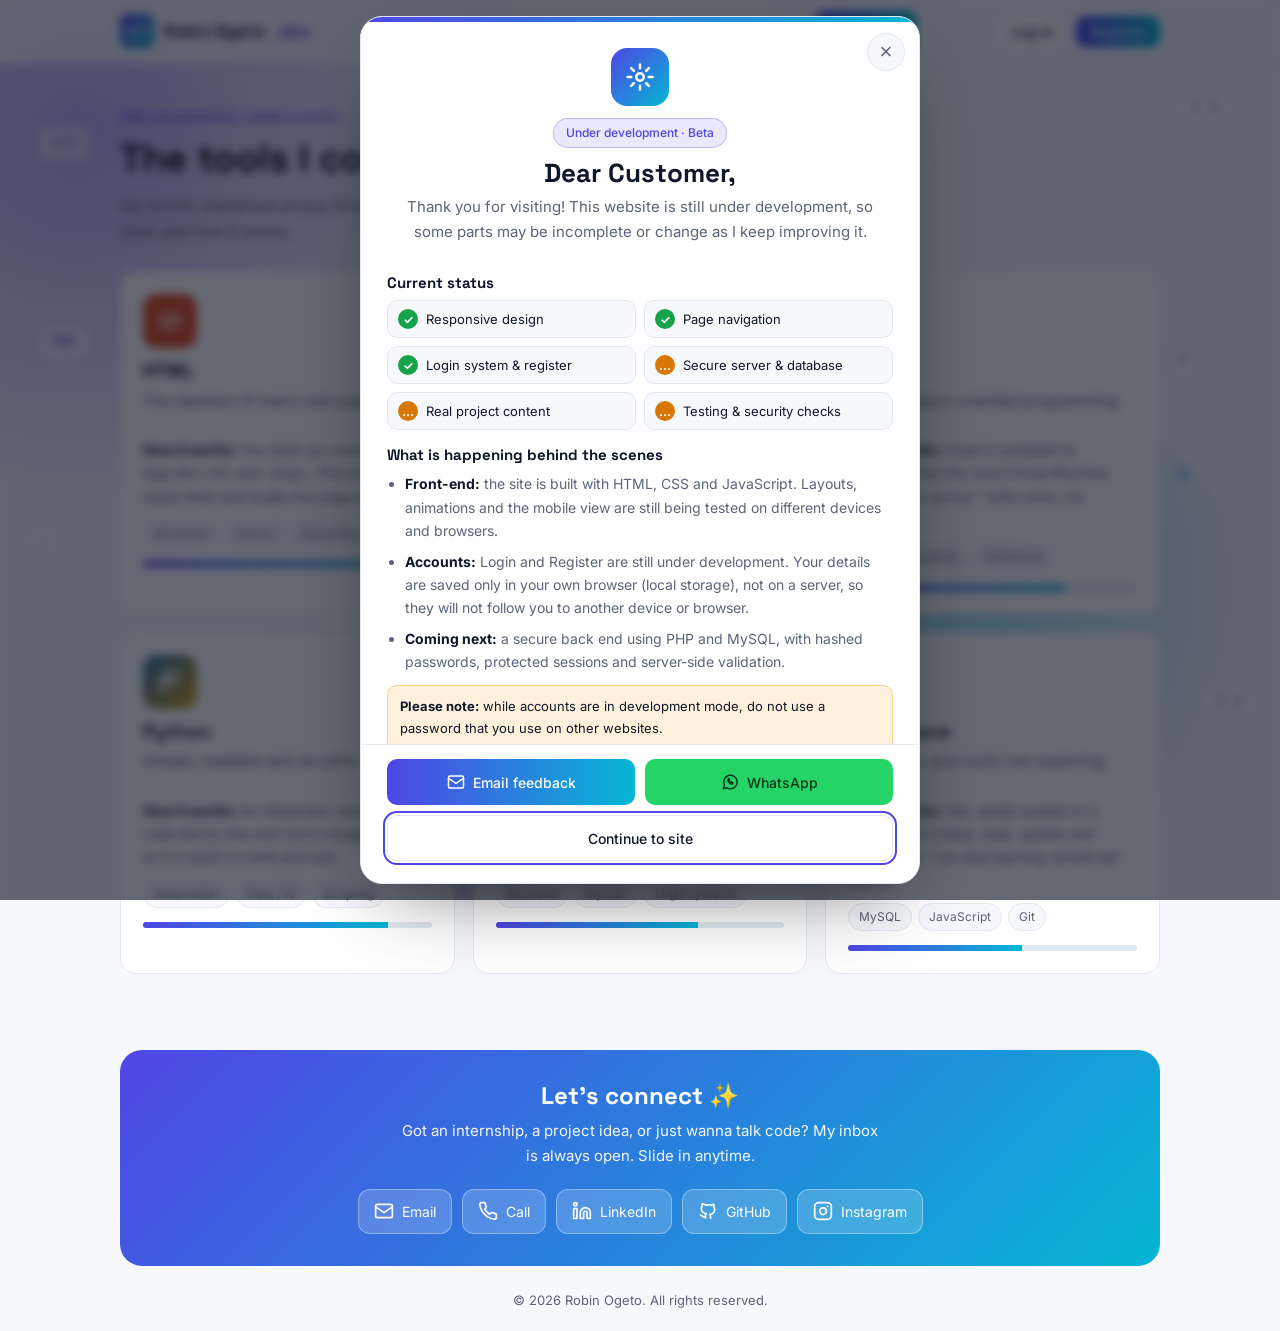
<file: languages.html>
<!DOCTYPE html>
<html lang="en">
<head>
<meta charset="UTF-8">
<meta name="viewport" content="width=device-width, initial-scale=1, viewport-fit=cover">
<title>Languages | Robin Ogeto</title>
<link href="https://fonts.googleapis.com/css2?family=Space+Grotesk:wght@500;700&family=Inter:wght@400;500&display=swap" rel="stylesheet">
<link rel="stylesheet" href="base.css">
<link rel="stylesheet" href="notice.css">
<link rel="stylesheet" href="effects.css">
<script>if('IntersectionObserver' in window&&!matchMedia('(prefers-reduced-motion: reduce)').matches){document.documentElement.classList.add('js');setTimeout(function(){if(!window.__rv)document.documentElement.classList.remove('js')},4000)}</script>
</head>
<body>
<svg width="0" height="0" style="position:absolute"><defs><linearGradient id="g" x1="0" y1="0" x2="1" y2="1"><stop offset="0" stop-color="#4f46e5"/><stop offset="1" stop-color="#06b6d4"/></linearGradient></defs></svg>
<svg width="0" height="0" style="position:absolute" aria-hidden="true">
  <symbol id="ic-arrow" viewBox="0 0 24 24"><path d="M7 17L17 7M8 7h9v9"/></symbol>
  <symbol id="ic-career" viewBox="0 0 24 24"><rect x="3" y="7" width="18" height="13" rx="2"/><path d="M8 7V5a2 2 0 012-2h4a2 2 0 012 2v2M3 13h18"/></symbol>
  <symbol id="ic-home" viewBox="0 0 24 24"><path d="M3 11l9-8 9 8v9a1 1 0 01-1 1h-5v-6H9v6H4a1 1 0 01-1-1z"/></symbol>
  <symbol id="ic-impact" viewBox="0 0 24 24"><circle cx="12" cy="12" r="9"/><path d="M3 12h18M12 3c3 3 3 15 0 18M12 3c-3 3-3 15 0 18"/></symbol>
  <symbol id="ic-languages" viewBox="0 0 24 24"><path d="M8 7l-5 5 5 5M16 7l5 5-5 5M14 5l-4 14"/></symbol>
  <symbol id="ic-projects" viewBox="0 0 24 24"><rect x="3" y="3" width="7" height="7" rx="1.5"/><rect x="14" y="3" width="7" height="7" rx="1.5"/><rect x="3" y="14" width="7" height="7" rx="1.5"/><rect x="14" y="14" width="7" height="7" rx="1.5"/></symbol>
  <symbol id="ic-services" viewBox="0 0 24 24"><path d="M12 3l2.4 5 5.6.8-4 3.9.9 5.5-4.9-2.6-4.9 2.6.9-5.5-4-3.9 5.6-.8z"/></symbol>
</svg>
<div class="floaters" aria-hidden="true">
  <span class="orb" style="--x:-10%;--y:-8%;--s:46vmax;--c:var(--acc);--d:24s;--dl:0s"></span>
  <span class="orb" style="--x:58%;--y:44%;--s:42vmax;--c:var(--acc2);--d:28s;--dl:-9s"></span>
  <span class="orb hide-m" style="--x:28%;--y:72%;--s:32vmax;--c:var(--acc);--d:26s;--dl:-14s"></span>
  <span class="tile" style="--x:3%;--y:14%;--d:13s;--dl:-0s;--dx:12px;--r:-8deg">&lt;/&gt;</span>
  <span class="tile" style="--x:92%;--y:10%;--d:16s;--dl:-2s;--dx:19px;--r:-3deg">{ }</span>
  <span class="tile hide-m" style="--x:2%;--y:58%;--d:19s;--dl:-4s;--dx:26px;--r:2deg">;</span>
  <span class="tile" style="--x:91%;--y:38%;--d:13s;--dl:-6s;--dx:33px;--r:-7deg">#</span>
  <span class="tile" style="--x:60%;--y:4%;--d:16s;--dl:-8s;--dx:16px;--r:-2deg">01</span>
  <span class="tile hide-m" style="--x:94%;--y:76%;--d:19s;--dl:-10s;--dx:23px;--r:3deg">( )</span>
  <span class="tile" style="--x:30%;--y:92%;--d:13s;--dl:-1s;--dx:30px;--r:-6deg">&lt;?php</span>
  <span class="tile" style="--x:3%;--y:36%;--d:16s;--dl:-3s;--dx:13px;--r:-1deg">SQL</span>
  <span class="tile hide-m" style="--x:80%;--y:90%;--d:19s;--dl:-5s;--dx:20px;--r:4deg">=&gt;</span>
  <span class="tile" style="--x:48%;--y:70%;--d:13s;--dl:-7s;--dx:27px;--r:-5deg">git</span>
  <span class="dot" style="--x:22%;--y:30%;--s:10px;--d:11s;--dl:-0s;--dx:8px"></span>
  <span class="dot hide-m" style="--x:70%;--y:22%;--s:14px;--d:13s;--dl:-3s;--dx:12px"></span>
  <span class="dot" style="--x:40%;--y:66%;--s:9px;--d:15s;--dl:-6s;--dx:16px"></span>
  <span class="dot hide-m" style="--x:92%;--y:52%;--s:12px;--d:17s;--dl:-9s;--dx:20px"></span>
  <span class="dot" style="--x:12%;--y:80%;--s:11px;--d:19s;--dl:-12s;--dx:24px"></span>
  <span class="dot hide-m" style="--x:58%;--y:92%;--s:8px;--d:21s;--dl:-15s;--dx:28px"></span>
</div>
<nav><div class="wrap">
<a class="brand" href="index.html"><svg width="34" height="34" viewBox="0 0 40 40"><rect width="40" height="40" rx="10" fill="url(#g)"/><path d="M14 13l-7 7 7 7M26 13l7 7-7 7M22 11l-4 18" stroke="#fff" stroke-width="2.6" fill="none" stroke-linecap="round" stroke-linejoin="round"/></svg>Robin Ogeto
  <span style="color:var(--acc)">.dev</span></a>
<div class="links">
  <a href="index.html">Home</a>
  <a href="career.html">Career</a>
  <a href="languages.html" class="on">Languages</a>
  <a href="projects.html">Projects</a>
  <a href="impact.html">IT &amp; World</a>
  <a class="pill" href="https://your-service-link-here" target="_blank" rel="noopener">Services <svg viewBox="0 0 24 24"><use href="#ic-arrow"/></svg></a>
</div>
<div class="auth">
  <div class="guest">
    <a class="btn s" href="login.html">Log in</a>
    <a class="btn s p" href="register.html">Register</a>
  </div>
  <div class="user">
    <span>Hi, <b id="uname"></b></span>
    <button class="btn s" id="out">Log out</button>
  </div>
</div>
</div></nav>
<div class="tabs" role="navigation" aria-label="Main">
  <a href="index.html"><svg viewBox="0 0 24 24"><use href="#ic-home"/></svg>Home</a>
  <a href="career.html"><svg viewBox="0 0 24 24"><use href="#ic-career"/></svg>Career</a>
  <a href="languages.html" class="on"><svg viewBox="0 0 24 24"><use href="#ic-languages"/></svg>Languages</a>
  <a href="projects.html"><svg viewBox="0 0 24 24"><use href="#ic-projects"/></svg>Projects</a>
  <a href="impact.html"><svg viewBox="0 0 24 24"><use href="#ic-impact"/></svg>IT &amp; World</a>
  <a class="hot" href="https://your-service-link-here" target="_blank" rel="noopener"><svg viewBox="0 0 24 24"><use href="#ic-services"/></svg>Services</a>
</div>
<main class="wrap">
<section class="page" id="languages">
<div class="eyebrow">Programming languages</div>
<h2>The tools I code with</h2>
<p class="lead">My toolkit, explained simply. Every language has its own superpower. Here's what each one does and how it works.</p>
<div class="grid">
  <div class="card">
    <div class="logo" style="background:#e34f26">
      <svg viewbox="0 0 24 24">
        <path d="M8 7l-5 5 5 5M16 7l5 5-5 5M14 5l-4 14"/>
      </svg>
    </div>
    <h3>
      HTML
    </h3>
    <p>
      The skeleton of every web page.
    </p>
    <div class="how">
      <b>
        How it works:
      </b>
      You mark up content with tags like &lt;h1&gt; and &lt;img&gt;. The browser reads them and builds the page structure.
    </div>
    <div class="chips">
      <span>
        Structure
      </span>
      <span>
        Forms
      </span>
      <span>
        Semantics
      </span>
    </div>
    <div class="bar">
      <i style="width:90%">
      </i>
    </div>
  </div>
  <div class="card">
    <div class="logo" style="background:#2965f1">
      <svg viewbox="0 0 24 24">
        <path d="M9 4C6 4 7 8 5 12c2 4 1 8 4 8M15 4c3 0 2 4 4 8-2 4-1 8-4 8"/>
      </svg>
    </div>
    <h3>
      CSS
    </h3>
    <p>
      The style and design layer.
    </p>
    <div class="how">
      <b>
        How it works:
      </b>
      Rules select HTML elements and set colours, fonts and layout so pages look good on any screen.
    </div>
    <div class="chips">
      <span>
        Flexbox
      </span>
      <span>
        Grid
      </span>
      <span>
        Responsive
      </span>
    </div>
    <div class="bar">
      <i style="width:85%">
      </i>
    </div>
  </div>
  <div class="card">
    <div class="logo" style="background:#d1731b">
      <svg viewbox="0 0 24 24">
        <path d="M5 11h12v4a5 5 0 01-5 5H10a5 5 0 01-5-5v-4zM17 12h1.5a2.5 2.5 0 010 5H17M9 3c-1.5 2 1.5 3 0 5M13 3c-1.5 2 1.5 3 0 5"/>
      </svg>
    </div>
    <h3>
      Java
    </h3>
    <p>
      Robust, object-oriented programming.
    </p>
    <div class="how">
      <b>
        How it works:
      </b>
      Code is compiled to bytecode that the Java Virtual Machine runs on any device: "write once, run anywhere".
    </div>
    <div class="chips">
      <span>
        OOP
      </span>
      <span>
        Android
      </span>
      <span>
        Enterprise
      </span>
    </div>
    <div class="bar">
      <i style="width:75%">
      </i>
    </div>
  </div>
  <div class="card">
    <div class="logo" style="background:linear-gradient(135deg,#3776ab,#d4a912)">
      <svg viewbox="0 0 24 24">
        <path d="M12 3c-4 0-5 1.5-5 3v3h6v1H6c-2 0-3 2-3 4s1 4 3 4h2v-3c0-2 1-3 3-3h4c1.5 0 2.5-1 2.5-2.5V6c0-1.5-2-3-5.5-3z"/>
      </svg>
    </div>
    <h3>
      Python
    </h3>
    <p>
      Simple, readable and versatile.
    </p>
    <div class="how">
      <b>
        How it works:
      </b>
      An interpreter reads your code line by line and runs it straight away, so it is quick to write and test.
    </div>
    <div class="chips">
      <span>
        Automation
      </span>
      <span>
        Data / AI
      </span>
      <span>
        Scripting
      </span>
    </div>
    <div class="bar">
      <i style="width:85%">
      </i>
    </div>
  </div>
  <div class="card">
    <div class="logo" style="background:#777bb4">
      &lt;?php
    </div>
    <h3>
      PHP
    </h3>
    <p>
      Server-side language for dynamic sites.
    </p>
    <div class="how">
      <b>
        How it works:
      </b>
      The server runs PHP, talks to the database and sends finished HTML to the browser.
    </div>
    <div class="chips">
      <span>
        Backend
      </span>
      <span>
        MySQL
      </span>
      <span>
        Login systems
      </span>
    </div>
    <div class="bar">
      <i style="width:70%">
      </i>
    </div>
  </div>
  <div class="card">
    <div class="logo" style="background:#0f172a">
      <svg viewbox="0 0 24 24">
        <ellipse cx="12" cy="6" rx="7" ry="3"/>
        <path d="M5 6v12c0 1.7 3 3 7 3s7-1.3 7-3V6M5 12c0 1.7 3 3 7 3s7-1.3 7-3"/>
      </svg>
    </div>
    <h3>
      SQL &amp; more
    </h3>
    <p>
      Databases, plus tools I am exploring.
    </p>
    <div class="how">
      <b>
        How it works:
      </b>
      SQL sends queries to a database to create, read, update and delete data. I am also learning JavaScript and Git.
    </div>
    <div class="chips">
      <span>
        MySQL
      </span>
      <span>
        JavaScript
      </span>
      <span>
        Git
      </span>
    </div>
    <div class="bar">
      <i style="width:60%">
      </i>
    </div>
  </div>
</div>
</section>
</main>
<div class="wrap" id="contact">
  <div class="contact">
    <h3>
      Let's connect ✨
    </h3>
    <p>
      Got an internship, a project idea, or just wanna talk code? My inbox is always open. Slide in anytime.
    </p>
    <div class="ci">
      <a aria-label="Email" href="mailto:ogeto783@gmail.com">
        <svg viewbox="0 0 24 24">
          <rect height="16" rx="2" width="20" x="2" y="4"/>
          <path d="M22 7l-10 7L2 7"/>
        </svg>
        Email
      </a>
      <a aria-label="Call" href="tel:+254703754836">
        <svg viewbox="0 0 24 24">
          <path d="M22 16.9v3a2 2 0 01-2.2 2 19.8 19.8 0 01-8.6-3.1 19.5 19.5 0 01-6-6A19.8 19.8 0 012.1 4.2 2 2 0 014.1 2h3a2 2 0 012 1.7c.1 1 .4 1.9.7 2.8a2 2 0 01-.5 2.1L8.1 9.9a16 16 0 006 6l1.3-1.3a2 2 0 012.1-.4c.9.3 1.8.6 2.8.7a2 2 0 011.7 2z"/>
        </svg>
        Call
      </a>
      <a aria-label="LinkedIn" href="https://www.linkedin.com/in/your-name" rel="noopener" target="_blank">
        <svg viewbox="0 0 24 24">
          <path d="M16 8a6 6 0 016 6v7h-4v-7a2 2 0 00-4 0v7h-4v-7a6 6 0 016-6zM2 9h4v12H2zM4 2a2 2 0 110 4 2 2 0 010-4z"/>
        </svg>
        LinkedIn
      </a>
      <a aria-label="GitHub" href="https://github.com/your-name" rel="noopener" target="_blank">
        <svg viewbox="0 0 24 24">
          <path d="M9 19c-4 1-4-2-6-2m12 4v-3a3 3 0 00-1-2c3 0 6-2 6-6a5 5 0 00-1-3 5 5 0 000-3s-1 0-3 1a10 10 0 00-6 0C6 3 5 3 5 3a5 5 0 000 3 5 5 0 00-1 3c0 4 3 6 6 6a3 3 0 00-1 2v3"/>
        </svg>
        GitHub
      </a>
      <a aria-label="Instagram" href="https://www.instagram.com/your-name" rel="noopener" target="_blank">
        <svg viewbox="0 0 24 24">
          <rect height="20" rx="5" width="20" x="2" y="2"/>
          <path d="M16 11.4a4 4 0 11-7.9 1.2 4 4 0 017.9-1.2zM17.5 6.5h.01"/>
        </svg>
        Instagram
      </a>
    </div>
  </div>
</div>
<footer>© 2026 Robin Ogeto. All rights reserved.</footer>
<div class="notice" id="notice" role="dialog" aria-modal="true" aria-labelledby="nt" aria-describedby="nd">
  <div class="nbox">
    <button class="nx" id="nclose" type="button" aria-label="Close notice">&times;</button>

    <div class="nhead">
      <div class="nicon"><svg viewBox="0 0 24 24" aria-hidden="true"><circle cx="12" cy="12" r="3"/><path d="M12 2v3M12 19v3M2 12h3M19 12h3M4.9 4.9L7 7M17 17l2.1 2.1M4.9 19.1L7 17M17 7l2.1-2.1"/></svg></div>
      <span class="npill">Under development &middot; Beta</span>
      <h2 id="nt">Dear Customer,</h2>
      <p class="nlead" id="nd">Thank you for visiting! This website is still under development, so some parts may be incomplete or change as I keep improving it.</p>
    </div>

    <div class="nbody">
      <h3>Current status</h3>
      <ul class="nstatus">
        <li>Responsive design</li>
        <li>Page navigation</li>
        <li>Login system &amp; register</li>
        <li class="wip">Secure server &amp; database</li>
        <li class="wip">Real project content</li>
        <li class="wip">Testing &amp; security checks</li>
      </ul>

      <h3>What is happening behind the scenes</h3>
      <ul class="ntech">
        <li><b>Front-end:</b> the site is built with HTML, CSS and JavaScript. Layouts, animations and the mobile view are still being tested on different devices and browsers.</li>
        <li><b>Accounts:</b> Login and Register are still under development. Your details are saved only in your own browser (local storage), not on a server, so they will not follow you to another device or browser.</li>
        <li><b>Coming next:</b> a secure back end using PHP and MySQL, with hashed passwords, protected sessions and server-side validation.</li>
      </ul>
      <p class="nwarn"><b>Please note:</b> while accounts are in development mode, do not use a password that you use on other websites.</p>

      <h3>Your feedback matters</h3>
      <p>Found a bug, a layout problem, or have an idea? Tell me which page you were on, your device and browser, and what happened. Every message helps me build a better final website.</p>
    </div>

    <div class="nact">
      <a class="btn p" href="mailto:ogeto783@gmail.com?subject=Website%20feedback&amp;body=Hi%20Robin%2C%0A%0APage%3A%0ADevice%20%26%20browser%3A%0AWhat%20happened%20or%20my%20idea%3A%0A"><svg viewBox="0 0 24 24" aria-hidden="true"><rect x="2" y="4" width="20" height="16" rx="2"/><path d="M22 7l-10 7L2 7"/></svg>Email feedback</a>
      <a class="btn wa" href="https://wa.me/254703754836?text=Hi%20Robin%2C%20here%20is%20my%20feedback%20on%20your%20website%3A%20" target="_blank" rel="noopener"><svg viewBox="0 0 24 24" aria-hidden="true"><path d="M3 21l1.6-4.8A9 9 0 1112 21a9 9 0 01-4.4-1.2z"/><path d="M9 9c0 3 3 6 6 6l1-2-2-1-1 1c-1-.5-2-1.5-2.5-2.5l1-1-1-2z"/></svg>WhatsApp</a>
      <button class="btn full" id="nok" type="button">Continue to site</button>
    </div>
  </div>
</div>
<script src="common.js"></script>
<script src="session.js"></script>
<script src="notice.js"></script>
<script src="animate.js"></script>
</body>
</html>
</file>
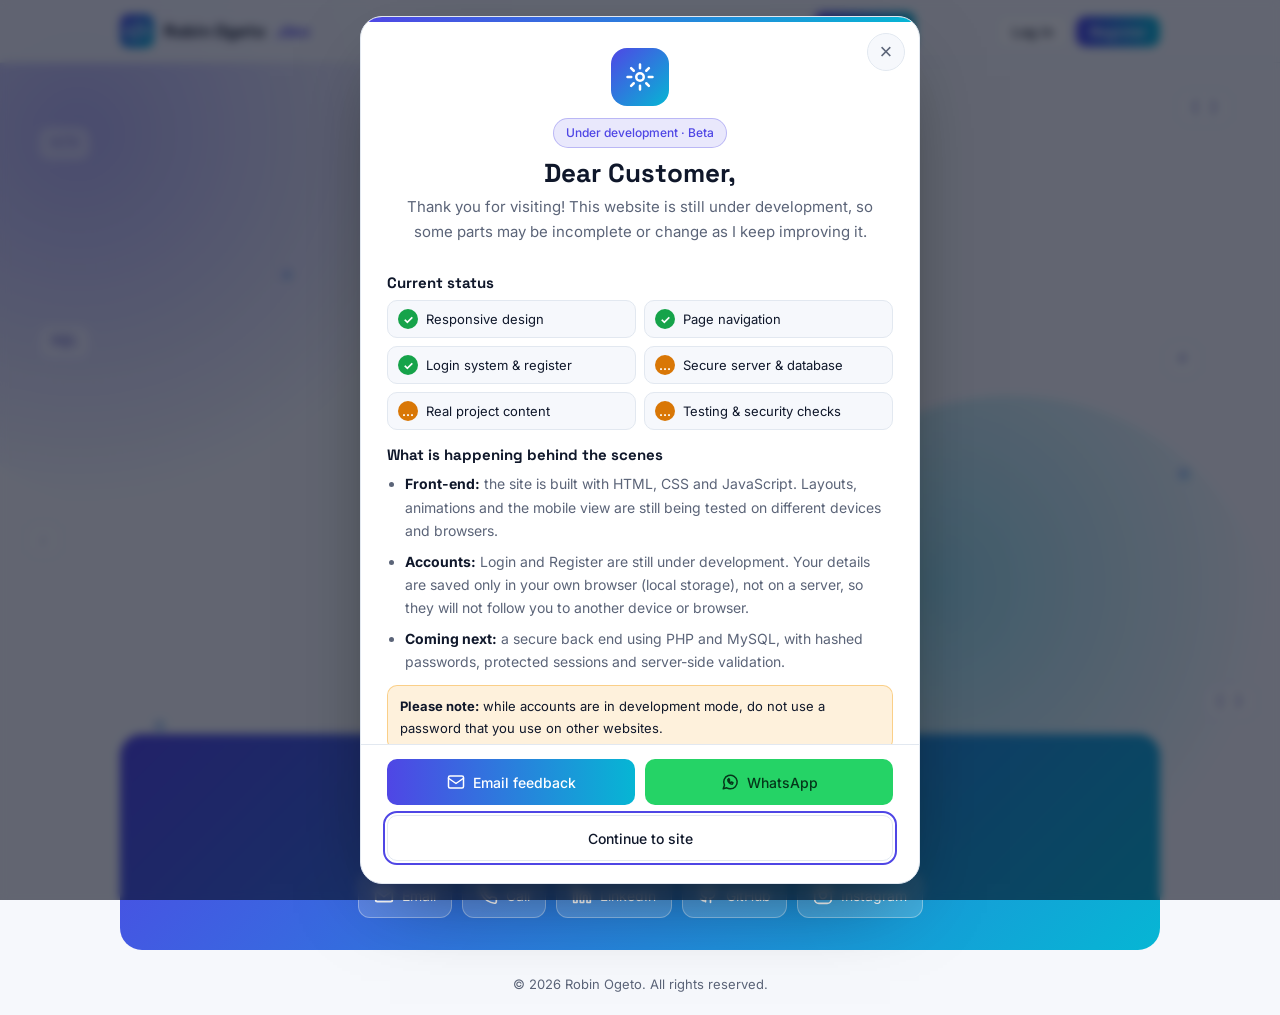
<file: login.html>
<!DOCTYPE html>
<html lang="en">
<head>
<meta charset="UTF-8">
<meta name="viewport" content="width=device-width, initial-scale=1, viewport-fit=cover">
<title>Log in | Robin Ogeto</title>
<link href="https://fonts.googleapis.com/css2?family=Space+Grotesk:wght@500;700&family=Inter:wght@400;500&display=swap" rel="stylesheet">
<link rel="stylesheet" href="base.css">
<link rel="stylesheet" href="auth.css">
<link rel="stylesheet" href="notice.css">
<link rel="stylesheet" href="effects.css">
<script>if('IntersectionObserver' in window&&!matchMedia('(prefers-reduced-motion: reduce)').matches){document.documentElement.classList.add('js');setTimeout(function(){if(!window.__rv)document.documentElement.classList.remove('js')},4000)}</script>
</head>
<body>
<svg width="0" height="0" style="position:absolute"><defs><linearGradient id="g" x1="0" y1="0" x2="1" y2="1"><stop offset="0" stop-color="#4f46e5"/><stop offset="1" stop-color="#06b6d4"/></linearGradient></defs></svg>
<svg width="0" height="0" style="position:absolute" aria-hidden="true">
  <symbol id="ic-arrow" viewBox="0 0 24 24"><path d="M7 17L17 7M8 7h9v9"/></symbol>
  <symbol id="ic-career" viewBox="0 0 24 24"><rect x="3" y="7" width="18" height="13" rx="2"/><path d="M8 7V5a2 2 0 012-2h4a2 2 0 012 2v2M3 13h18"/></symbol>
  <symbol id="ic-home" viewBox="0 0 24 24"><path d="M3 11l9-8 9 8v9a1 1 0 01-1 1h-5v-6H9v6H4a1 1 0 01-1-1z"/></symbol>
  <symbol id="ic-impact" viewBox="0 0 24 24"><circle cx="12" cy="12" r="9"/><path d="M3 12h18M12 3c3 3 3 15 0 18M12 3c-3 3-3 15 0 18"/></symbol>
  <symbol id="ic-languages" viewBox="0 0 24 24"><path d="M8 7l-5 5 5 5M16 7l5 5-5 5M14 5l-4 14"/></symbol>
  <symbol id="ic-projects" viewBox="0 0 24 24"><rect x="3" y="3" width="7" height="7" rx="1.5"/><rect x="14" y="3" width="7" height="7" rx="1.5"/><rect x="3" y="14" width="7" height="7" rx="1.5"/><rect x="14" y="14" width="7" height="7" rx="1.5"/></symbol>
  <symbol id="ic-services" viewBox="0 0 24 24"><path d="M12 3l2.4 5 5.6.8-4 3.9.9 5.5-4.9-2.6-4.9 2.6.9-5.5-4-3.9 5.6-.8z"/></symbol>
</svg>
<div class="floaters" aria-hidden="true">
  <span class="orb" style="--x:-10%;--y:-8%;--s:46vmax;--c:var(--acc);--d:24s;--dl:0s"></span>
  <span class="orb" style="--x:58%;--y:44%;--s:42vmax;--c:var(--acc2);--d:28s;--dl:-9s"></span>
  <span class="orb hide-m" style="--x:28%;--y:72%;--s:32vmax;--c:var(--acc);--d:26s;--dl:-14s"></span>
  <span class="tile" style="--x:3%;--y:14%;--d:13s;--dl:-0s;--dx:12px;--r:-8deg">&lt;/&gt;</span>
  <span class="tile" style="--x:92%;--y:10%;--d:16s;--dl:-2s;--dx:19px;--r:-3deg">{ }</span>
  <span class="tile hide-m" style="--x:2%;--y:58%;--d:19s;--dl:-4s;--dx:26px;--r:2deg">;</span>
  <span class="tile" style="--x:91%;--y:38%;--d:13s;--dl:-6s;--dx:33px;--r:-7deg">#</span>
  <span class="tile" style="--x:60%;--y:4%;--d:16s;--dl:-8s;--dx:16px;--r:-2deg">01</span>
  <span class="tile hide-m" style="--x:94%;--y:76%;--d:19s;--dl:-10s;--dx:23px;--r:3deg">( )</span>
  <span class="tile" style="--x:30%;--y:92%;--d:13s;--dl:-1s;--dx:30px;--r:-6deg">&lt;?php</span>
  <span class="tile" style="--x:3%;--y:36%;--d:16s;--dl:-3s;--dx:13px;--r:-1deg">SQL</span>
  <span class="tile hide-m" style="--x:80%;--y:90%;--d:19s;--dl:-5s;--dx:20px;--r:4deg">=&gt;</span>
  <span class="tile" style="--x:48%;--y:70%;--d:13s;--dl:-7s;--dx:27px;--r:-5deg">git</span>
  <span class="dot" style="--x:22%;--y:30%;--s:10px;--d:11s;--dl:-0s;--dx:8px"></span>
  <span class="dot hide-m" style="--x:70%;--y:22%;--s:14px;--d:13s;--dl:-3s;--dx:12px"></span>
  <span class="dot" style="--x:40%;--y:66%;--s:9px;--d:15s;--dl:-6s;--dx:16px"></span>
  <span class="dot hide-m" style="--x:92%;--y:52%;--s:12px;--d:17s;--dl:-9s;--dx:20px"></span>
  <span class="dot" style="--x:12%;--y:80%;--s:11px;--d:19s;--dl:-12s;--dx:24px"></span>
  <span class="dot hide-m" style="--x:58%;--y:92%;--s:8px;--d:21s;--dl:-15s;--dx:28px"></span>
</div>
<nav><div class="wrap">
<a class="brand" href="index.html"><svg width="34" height="34" viewBox="0 0 40 40"><rect width="40" height="40" rx="10" fill="url(#g)"/><path d="M14 13l-7 7 7 7M26 13l7 7-7 7M22 11l-4 18" stroke="#fff" stroke-width="2.6" fill="none" stroke-linecap="round" stroke-linejoin="round"/></svg>Robin Ogeto
  <span style="color:var(--acc)">.dev</span></a>
<div class="links">
  <a href="index.html">Home</a>
  <a href="career.html">Career</a>
  <a href="languages.html">Languages</a>
  <a href="projects.html">Projects</a>
  <a href="impact.html">IT &amp; World</a>
  <a class="pill" href="https://your-service-link-here" target="_blank" rel="noopener">Services <svg viewBox="0 0 24 24"><use href="#ic-arrow"/></svg></a>
</div>
<div class="auth">
  <div class="guest">
    <a class="btn s" href="login.html">Log in</a>
    <a class="btn s p" href="register.html">Register</a>
  </div>
  <div class="user">
    <span>Hi, <b id="uname"></b></span>
    <button class="btn s" id="out">Log out</button>
  </div>
</div>
</div></nav>
<div class="tabs" role="navigation" aria-label="Main">
  <a href="index.html"><svg viewBox="0 0 24 24"><use href="#ic-home"/></svg>Home</a>
  <a href="career.html"><svg viewBox="0 0 24 24"><use href="#ic-career"/></svg>Career</a>
  <a href="languages.html"><svg viewBox="0 0 24 24"><use href="#ic-languages"/></svg>Languages</a>
  <a href="projects.html"><svg viewBox="0 0 24 24"><use href="#ic-projects"/></svg>Projects</a>
  <a href="impact.html"><svg viewBox="0 0 24 24"><use href="#ic-impact"/></svg>IT &amp; World</a>
  <a class="hot" href="https://your-service-link-here" target="_blank" rel="noopener"><svg viewBox="0 0 24 24"><use href="#ic-services"/></svg>Services</a>
</div>
<main class="wrap">
<section class="page" id="login">
<div class="auth-box">
<div class="logo"><svg viewBox="0 0 24 24"><rect x="5" y="11" width="14" height="10" rx="2"/><path d="M8 11V8a4 4 0 018 0v3"/></svg></div>
<h2>Welcome back 👋</h2><p class="lead">Good to see you again. Log in to keep going.</p>
<form id="lf">
<label for="le">Email</label><input type="email" id="le" required autocomplete="email" placeholder="you@example.com">
<label for="lp">Password</label><input type="password" id="lp" required autocomplete="current-password" placeholder="Your password">
<button class="btn p" style="width:100%" type="submit">Log in</button>
</form>
<div class="alt">No account? <a href="register.html">Register</a></div>
<div class="note">Site under maintenance...</div>
</div>
</section>
</main>
<div class="wrap" id="contact">
  <div class="contact">
    <h3>
      Let's connect ✨
    </h3>
    <p>
      Got an internship, a project idea, or just wanna talk code? My inbox is always open. Slide in anytime.
    </p>
    <div class="ci">
      <a aria-label="Email" href="mailto:ogeto783@gmail.com">
        <svg viewbox="0 0 24 24">
          <rect height="16" rx="2" width="20" x="2" y="4"/>
          <path d="M22 7l-10 7L2 7"/>
        </svg>
        Email
      </a>
      <a aria-label="Call" href="tel:+254703754836">
        <svg viewbox="0 0 24 24">
          <path d="M22 16.9v3a2 2 0 01-2.2 2 19.8 19.8 0 01-8.6-3.1 19.5 19.5 0 01-6-6A19.8 19.8 0 012.1 4.2 2 2 0 014.1 2h3a2 2 0 012 1.7c.1 1 .4 1.9.7 2.8a2 2 0 01-.5 2.1L8.1 9.9a16 16 0 006 6l1.3-1.3a2 2 0 012.1-.4c.9.3 1.8.6 2.8.7a2 2 0 011.7 2z"/>
        </svg>
        Call
      </a>
      <a aria-label="LinkedIn" href="https://www.linkedin.com/in/your-name" rel="noopener" target="_blank">
        <svg viewbox="0 0 24 24">
          <path d="M16 8a6 6 0 016 6v7h-4v-7a2 2 0 00-4 0v7h-4v-7a6 6 0 016-6zM2 9h4v12H2zM4 2a2 2 0 110 4 2 2 0 010-4z"/>
        </svg>
        LinkedIn
      </a>
      <a aria-label="GitHub" href="https://github.com/your-name" rel="noopener" target="_blank">
        <svg viewbox="0 0 24 24">
          <path d="M9 19c-4 1-4-2-6-2m12 4v-3a3 3 0 00-1-2c3 0 6-2 6-6a5 5 0 00-1-3 5 5 0 000-3s-1 0-3 1a10 10 0 00-6 0C6 3 5 3 5 3a5 5 0 000 3 5 5 0 00-1 3c0 4 3 6 6 6a3 3 0 00-1 2v3"/>
        </svg>
        GitHub
      </a>
      <a aria-label="Instagram" href="https://www.instagram.com/your-name" rel="noopener" target="_blank">
        <svg viewbox="0 0 24 24">
          <rect height="20" rx="5" width="20" x="2" y="2"/>
          <path d="M16 11.4a4 4 0 11-7.9 1.2 4 4 0 017.9-1.2zM17.5 6.5h.01"/>
        </svg>
        Instagram
      </a>
    </div>
  </div>
</div>
<footer>© 2026 Robin Ogeto. All rights reserved.</footer>
<div class="modal" id="modal" role="dialog" aria-modal="true" aria-labelledby="mt"><div class="mbox"><div class="mi" id="mi"><svg class="chk" viewBox="0 0 24 24"><path d="M5 13l4 4L19 7"/></svg><svg class="crs" viewBox="0 0 24 24"><path d="M6 6l12 12M18 6L6 18"/></svg></div><h3 id="mt"></h3><p id="mx"></p><button class="btn p" id="mb" style="width:100%">Got it</button></div></div>
<div id="load" role="status" aria-live="polite"><div class="spin"></div><div id="lt"></div></div>
<div class="notice" id="notice" role="dialog" aria-modal="true" aria-labelledby="nt" aria-describedby="nd">
  <div class="nbox">
    <button class="nx" id="nclose" type="button" aria-label="Close notice">&times;</button>

    <div class="nhead">
      <div class="nicon"><svg viewBox="0 0 24 24" aria-hidden="true"><circle cx="12" cy="12" r="3"/><path d="M12 2v3M12 19v3M2 12h3M19 12h3M4.9 4.9L7 7M17 17l2.1 2.1M4.9 19.1L7 17M17 7l2.1-2.1"/></svg></div>
      <span class="npill">Under development &middot; Beta</span>
      <h2 id="nt">Dear Customer,</h2>
      <p class="nlead" id="nd">Thank you for visiting! This website is still under development, so some parts may be incomplete or change as I keep improving it.</p>
    </div>

    <div class="nbody">
      <h3>Current status</h3>
      <ul class="nstatus">
        <li>Responsive design</li>
        <li>Page navigation</li>
        <li>Login system &amp; register</li>
        <li class="wip">Secure server &amp; database</li>
        <li class="wip">Real project content</li>
        <li class="wip">Testing &amp; security checks</li>
      </ul>

      <h3>What is happening behind the scenes</h3>
      <ul class="ntech">
        <li><b>Front-end:</b> the site is built with HTML, CSS and JavaScript. Layouts, animations and the mobile view are still being tested on different devices and browsers.</li>
        <li><b>Accounts:</b> Login and Register are still under development. Your details are saved only in your own browser (local storage), not on a server, so they will not follow you to another device or browser.</li>
        <li><b>Coming next:</b> a secure back end using PHP and MySQL, with hashed passwords, protected sessions and server-side validation.</li>
      </ul>
      <p class="nwarn"><b>Please note:</b> while accounts are in development mode, do not use a password that you use on other websites.</p>

      <h3>Your feedback matters</h3>
      <p>Found a bug, a layout problem, or have an idea? Tell me which page you were on, your device and browser, and what happened. Every message helps me build a better final website.</p>
    </div>

    <div class="nact">
      <a class="btn p" href="mailto:ogeto783@gmail.com?subject=Website%20feedback&amp;body=Hi%20Robin%2C%0A%0APage%3A%0ADevice%20%26%20browser%3A%0AWhat%20happened%20or%20my%20idea%3A%0A"><svg viewBox="0 0 24 24" aria-hidden="true"><rect x="2" y="4" width="20" height="16" rx="2"/><path d="M22 7l-10 7L2 7"/></svg>Email feedback</a>
      <a class="btn wa" href="https://wa.me/254703754836?text=Hi%20Robin%2C%20here%20is%20my%20feedback%20on%20your%20website%3A%20" target="_blank" rel="noopener"><svg viewBox="0 0 24 24" aria-hidden="true"><path d="M3 21l1.6-4.8A9 9 0 1112 21a9 9 0 01-4.4-1.2z"/><path d="M9 9c0 3 3 6 6 6l1-2-2-1-1 1c-1-.5-2-1.5-2.5-2.5l1-1-1-2z"/></svg>WhatsApp</a>
      <button class="btn full" id="nok" type="button">Continue to site</button>
    </div>
  </div>
</div>
<script src="common.js"></script>
<script src="session.js"></script>
<script src="notice.js"></script>
<script src="animate.js"></script>
<script src="popup.js"></script>
<script src="login.js"></script>
</body>
</html>
</file>
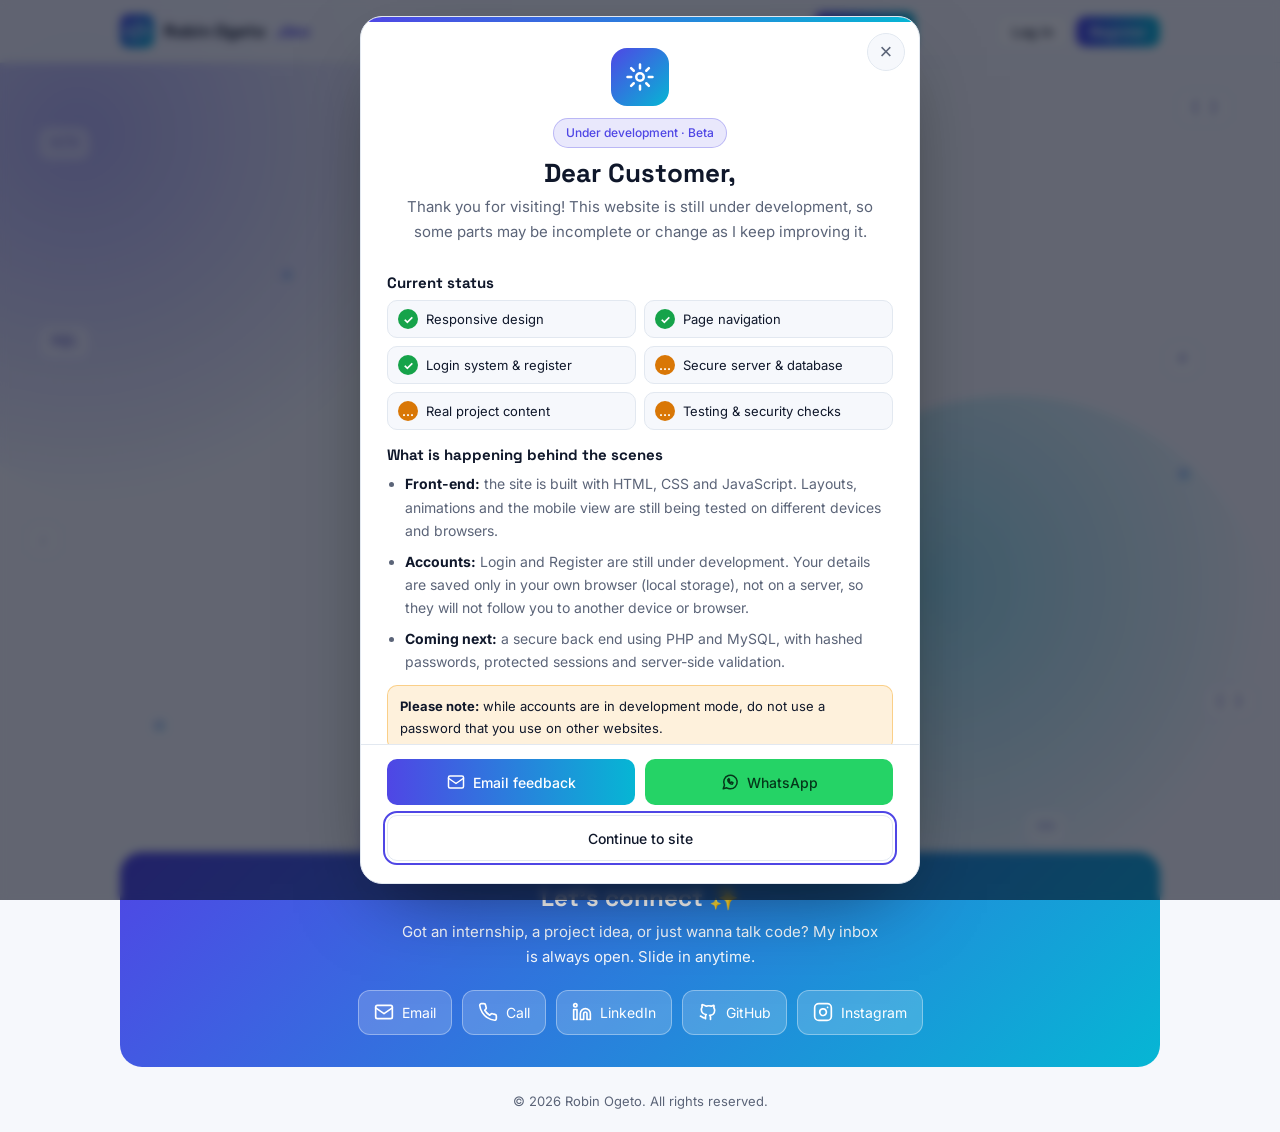
<file: register.html>
<!DOCTYPE html>
<html lang="en">
<head>
<meta charset="UTF-8">
<meta name="viewport" content="width=device-width, initial-scale=1, viewport-fit=cover">
<title>Register | Robin Ogeto</title>
<link href="https://fonts.googleapis.com/css2?family=Space+Grotesk:wght@500;700&family=Inter:wght@400;500&display=swap" rel="stylesheet">
<link rel="stylesheet" href="base.css">
<link rel="stylesheet" href="auth.css">
<link rel="stylesheet" href="notice.css">
<link rel="stylesheet" href="effects.css">
<script>if('IntersectionObserver' in window&&!matchMedia('(prefers-reduced-motion: reduce)').matches){document.documentElement.classList.add('js');setTimeout(function(){if(!window.__rv)document.documentElement.classList.remove('js')},4000)}</script>
</head>
<body>
<svg width="0" height="0" style="position:absolute"><defs><linearGradient id="g" x1="0" y1="0" x2="1" y2="1"><stop offset="0" stop-color="#4f46e5"/><stop offset="1" stop-color="#06b6d4"/></linearGradient></defs></svg>
<svg width="0" height="0" style="position:absolute" aria-hidden="true">
  <symbol id="ic-arrow" viewBox="0 0 24 24"><path d="M7 17L17 7M8 7h9v9"/></symbol>
  <symbol id="ic-career" viewBox="0 0 24 24"><rect x="3" y="7" width="18" height="13" rx="2"/><path d="M8 7V5a2 2 0 012-2h4a2 2 0 012 2v2M3 13h18"/></symbol>
  <symbol id="ic-home" viewBox="0 0 24 24"><path d="M3 11l9-8 9 8v9a1 1 0 01-1 1h-5v-6H9v6H4a1 1 0 01-1-1z"/></symbol>
  <symbol id="ic-impact" viewBox="0 0 24 24"><circle cx="12" cy="12" r="9"/><path d="M3 12h18M12 3c3 3 3 15 0 18M12 3c-3 3-3 15 0 18"/></symbol>
  <symbol id="ic-languages" viewBox="0 0 24 24"><path d="M8 7l-5 5 5 5M16 7l5 5-5 5M14 5l-4 14"/></symbol>
  <symbol id="ic-projects" viewBox="0 0 24 24"><rect x="3" y="3" width="7" height="7" rx="1.5"/><rect x="14" y="3" width="7" height="7" rx="1.5"/><rect x="3" y="14" width="7" height="7" rx="1.5"/><rect x="14" y="14" width="7" height="7" rx="1.5"/></symbol>
  <symbol id="ic-services" viewBox="0 0 24 24"><path d="M12 3l2.4 5 5.6.8-4 3.9.9 5.5-4.9-2.6-4.9 2.6.9-5.5-4-3.9 5.6-.8z"/></symbol>
</svg>
<div class="floaters" aria-hidden="true">
  <span class="orb" style="--x:-10%;--y:-8%;--s:46vmax;--c:var(--acc);--d:24s;--dl:0s"></span>
  <span class="orb" style="--x:58%;--y:44%;--s:42vmax;--c:var(--acc2);--d:28s;--dl:-9s"></span>
  <span class="orb hide-m" style="--x:28%;--y:72%;--s:32vmax;--c:var(--acc);--d:26s;--dl:-14s"></span>
  <span class="tile" style="--x:3%;--y:14%;--d:13s;--dl:-0s;--dx:12px;--r:-8deg">&lt;/&gt;</span>
  <span class="tile" style="--x:92%;--y:10%;--d:16s;--dl:-2s;--dx:19px;--r:-3deg">{ }</span>
  <span class="tile hide-m" style="--x:2%;--y:58%;--d:19s;--dl:-4s;--dx:26px;--r:2deg">;</span>
  <span class="tile" style="--x:91%;--y:38%;--d:13s;--dl:-6s;--dx:33px;--r:-7deg">#</span>
  <span class="tile" style="--x:60%;--y:4%;--d:16s;--dl:-8s;--dx:16px;--r:-2deg">01</span>
  <span class="tile hide-m" style="--x:94%;--y:76%;--d:19s;--dl:-10s;--dx:23px;--r:3deg">( )</span>
  <span class="tile" style="--x:30%;--y:92%;--d:13s;--dl:-1s;--dx:30px;--r:-6deg">&lt;?php</span>
  <span class="tile" style="--x:3%;--y:36%;--d:16s;--dl:-3s;--dx:13px;--r:-1deg">SQL</span>
  <span class="tile hide-m" style="--x:80%;--y:90%;--d:19s;--dl:-5s;--dx:20px;--r:4deg">=&gt;</span>
  <span class="tile" style="--x:48%;--y:70%;--d:13s;--dl:-7s;--dx:27px;--r:-5deg">git</span>
  <span class="dot" style="--x:22%;--y:30%;--s:10px;--d:11s;--dl:-0s;--dx:8px"></span>
  <span class="dot hide-m" style="--x:70%;--y:22%;--s:14px;--d:13s;--dl:-3s;--dx:12px"></span>
  <span class="dot" style="--x:40%;--y:66%;--s:9px;--d:15s;--dl:-6s;--dx:16px"></span>
  <span class="dot hide-m" style="--x:92%;--y:52%;--s:12px;--d:17s;--dl:-9s;--dx:20px"></span>
  <span class="dot" style="--x:12%;--y:80%;--s:11px;--d:19s;--dl:-12s;--dx:24px"></span>
  <span class="dot hide-m" style="--x:58%;--y:92%;--s:8px;--d:21s;--dl:-15s;--dx:28px"></span>
</div>
<nav><div class="wrap">
<a class="brand" href="index.html"><svg width="34" height="34" viewBox="0 0 40 40"><rect width="40" height="40" rx="10" fill="url(#g)"/><path d="M14 13l-7 7 7 7M26 13l7 7-7 7M22 11l-4 18" stroke="#fff" stroke-width="2.6" fill="none" stroke-linecap="round" stroke-linejoin="round"/></svg>Robin Ogeto
  <span style="color:var(--acc)">.dev</span></a>
<div class="links">
  <a href="index.html">Home</a>
  <a href="career.html">Career</a>
  <a href="languages.html">Languages</a>
  <a href="projects.html">Projects</a>
  <a href="impact.html">IT &amp; World</a>
  <a class="pill" href="https://your-service-link-here" target="_blank" rel="noopener">Services <svg viewBox="0 0 24 24"><use href="#ic-arrow"/></svg></a>
</div>
<div class="auth">
  <div class="guest">
    <a class="btn s" href="login.html">Log in</a>
    <a class="btn s p" href="register.html">Register</a>
  </div>
  <div class="user">
    <span>Hi, <b id="uname"></b></span>
    <button class="btn s" id="out">Log out</button>
  </div>
</div>
</div></nav>
<div class="tabs" role="navigation" aria-label="Main">
  <a href="index.html"><svg viewBox="0 0 24 24"><use href="#ic-home"/></svg>Home</a>
  <a href="career.html"><svg viewBox="0 0 24 24"><use href="#ic-career"/></svg>Career</a>
  <a href="languages.html"><svg viewBox="0 0 24 24"><use href="#ic-languages"/></svg>Languages</a>
  <a href="projects.html"><svg viewBox="0 0 24 24"><use href="#ic-projects"/></svg>Projects</a>
  <a href="impact.html"><svg viewBox="0 0 24 24"><use href="#ic-impact"/></svg>IT &amp; World</a>
  <a class="hot" href="https://your-service-link-here" target="_blank" rel="noopener"><svg viewBox="0 0 24 24"><use href="#ic-services"/></svg>Services</a>
</div>
<main class="wrap">
<section class="page" id="register">
<div class="auth-box">
<div class="logo"><svg viewBox="0 0 24 24"><circle cx="10" cy="8" r="4"/><path d="M2 21c0-4 3.6-7 8-7M18 14v6M15 17h6"/></svg></div>
<h2>Join the squad ✨</h2><p class="lead">Takes 30 seconds. No spam, promise.</p>
<form id="rf">
<label for="rn">Full name</label><input type="text" id="rn" required autocomplete="name" placeholder="Your name">
<label for="re">Email</label><input type="email" id="re" required autocomplete="email" placeholder="you@example.com">
<label for="rp">Password (min. 8 characters)</label><input type="password" id="rp" required minlength="8" autocomplete="new-password">
<label for="rc">Confirm password</label><input type="password" id="rc" required minlength="8" autocomplete="new-password">
<button class="btn p" style="width:100%" type="submit">Register</button>
</form>
<div class="alt">Already registered? <a href="login.html">Log in</a></div>
</div>
</section>
</main>
<div class="wrap" id="contact">
  <div class="contact">
    <h3>
      Let's connect ✨
    </h3>
    <p>
      Got an internship, a project idea, or just wanna talk code? My inbox is always open. Slide in anytime.
    </p>
    <div class="ci">
      <a aria-label="Email" href="mailto:ogeto783@gmail.com">
        <svg viewbox="0 0 24 24">
          <rect height="16" rx="2" width="20" x="2" y="4"/>
          <path d="M22 7l-10 7L2 7"/>
        </svg>
        Email
      </a>
      <a aria-label="Call" href="tel:+254703754836">
        <svg viewbox="0 0 24 24">
          <path d="M22 16.9v3a2 2 0 01-2.2 2 19.8 19.8 0 01-8.6-3.1 19.5 19.5 0 01-6-6A19.8 19.8 0 012.1 4.2 2 2 0 014.1 2h3a2 2 0 012 1.7c.1 1 .4 1.9.7 2.8a2 2 0 01-.5 2.1L8.1 9.9a16 16 0 006 6l1.3-1.3a2 2 0 012.1-.4c.9.3 1.8.6 2.8.7a2 2 0 011.7 2z"/>
        </svg>
        Call
      </a>
      <a aria-label="LinkedIn" href="https://www.linkedin.com/in/your-name" rel="noopener" target="_blank">
        <svg viewbox="0 0 24 24">
          <path d="M16 8a6 6 0 016 6v7h-4v-7a2 2 0 00-4 0v7h-4v-7a6 6 0 016-6zM2 9h4v12H2zM4 2a2 2 0 110 4 2 2 0 010-4z"/>
        </svg>
        LinkedIn
      </a>
      <a aria-label="GitHub" href="https://github.com/your-name" rel="noopener" target="_blank">
        <svg viewbox="0 0 24 24">
          <path d="M9 19c-4 1-4-2-6-2m12 4v-3a3 3 0 00-1-2c3 0 6-2 6-6a5 5 0 00-1-3 5 5 0 000-3s-1 0-3 1a10 10 0 00-6 0C6 3 5 3 5 3a5 5 0 000 3 5 5 0 00-1 3c0 4 3 6 6 6a3 3 0 00-1 2v3"/>
        </svg>
        GitHub
      </a>
      <a aria-label="Instagram" href="https://www.instagram.com/your-name" rel="noopener" target="_blank">
        <svg viewbox="0 0 24 24">
          <rect height="20" rx="5" width="20" x="2" y="2"/>
          <path d="M16 11.4a4 4 0 11-7.9 1.2 4 4 0 017.9-1.2zM17.5 6.5h.01"/>
        </svg>
        Instagram
      </a>
    </div>
  </div>
</div>
<footer>© 2026 Robin Ogeto. All rights reserved.</footer>
<div class="modal" id="modal" role="dialog" aria-modal="true" aria-labelledby="mt"><div class="mbox"><div class="mi" id="mi"><svg class="chk" viewBox="0 0 24 24"><path d="M5 13l4 4L19 7"/></svg><svg class="crs" viewBox="0 0 24 24"><path d="M6 6l12 12M18 6L6 18"/></svg></div><h3 id="mt"></h3><p id="mx"></p><button class="btn p" id="mb" style="width:100%">Got it</button></div></div>
<div id="load" role="status" aria-live="polite"><div class="spin"></div><div id="lt"></div></div>
<div class="notice" id="notice" role="dialog" aria-modal="true" aria-labelledby="nt" aria-describedby="nd">
  <div class="nbox">
    <button class="nx" id="nclose" type="button" aria-label="Close notice">&times;</button>

    <div class="nhead">
      <div class="nicon"><svg viewBox="0 0 24 24" aria-hidden="true"><circle cx="12" cy="12" r="3"/><path d="M12 2v3M12 19v3M2 12h3M19 12h3M4.9 4.9L7 7M17 17l2.1 2.1M4.9 19.1L7 17M17 7l2.1-2.1"/></svg></div>
      <span class="npill">Under development &middot; Beta</span>
      <h2 id="nt">Dear Customer,</h2>
      <p class="nlead" id="nd">Thank you for visiting! This website is still under development, so some parts may be incomplete or change as I keep improving it.</p>
    </div>

    <div class="nbody">
      <h3>Current status</h3>
      <ul class="nstatus">
        <li>Responsive design</li>
        <li>Page navigation</li>
        <li>Login system &amp; register</li>
        <li class="wip">Secure server &amp; database</li>
        <li class="wip">Real project content</li>
        <li class="wip">Testing &amp; security checks</li>
      </ul>

      <h3>What is happening behind the scenes</h3>
      <ul class="ntech">
        <li><b>Front-end:</b> the site is built with HTML, CSS and JavaScript. Layouts, animations and the mobile view are still being tested on different devices and browsers.</li>
        <li><b>Accounts:</b> Login and Register are still under development. Your details are saved only in your own browser (local storage), not on a server, so they will not follow you to another device or browser.</li>
        <li><b>Coming next:</b> a secure back end using PHP and MySQL, with hashed passwords, protected sessions and server-side validation.</li>
      </ul>
      <p class="nwarn"><b>Please note:</b> while accounts are in development mode, do not use a password that you use on other websites.</p>

      <h3>Your feedback matters</h3>
      <p>Found a bug, a layout problem, or have an idea? Tell me which page you were on, your device and browser, and what happened. Every message helps me build a better final website.</p>
    </div>

    <div class="nact">
      <a class="btn p" href="mailto:ogeto783@gmail.com?subject=Website%20feedback&amp;body=Hi%20Robin%2C%0A%0APage%3A%0ADevice%20%26%20browser%3A%0AWhat%20happened%20or%20my%20idea%3A%0A"><svg viewBox="0 0 24 24" aria-hidden="true"><rect x="2" y="4" width="20" height="16" rx="2"/><path d="M22 7l-10 7L2 7"/></svg>Email feedback</a>
      <a class="btn wa" href="https://wa.me/254703754836?text=Hi%20Robin%2C%20here%20is%20my%20feedback%20on%20your%20website%3A%20" target="_blank" rel="noopener"><svg viewBox="0 0 24 24" aria-hidden="true"><path d="M3 21l1.6-4.8A9 9 0 1112 21a9 9 0 01-4.4-1.2z"/><path d="M9 9c0 3 3 6 6 6l1-2-2-1-1 1c-1-.5-2-1.5-2.5-2.5l1-1-1-2z"/></svg>WhatsApp</a>
      <button class="btn full" id="nok" type="button">Continue to site</button>
    </div>
  </div>
</div>
<script src="common.js"></script>
<script src="session.js"></script>
<script src="notice.js"></script>
<script src="animate.js"></script>
<script src="popup.js"></script>
<script src="register.js"></script>
</body>
</html>
</file>
<file: base.css>
/* base.css - shared by every page: colours, layout, menu, buttons, cards, contact block, footer */

:root {
  --bg: #f6f8fc;
  --card: #fff;
  --ink: #0f172a;
  --mute: #5b6478;
  --line: #e2e8f0;
  --acc: #4f46e5;
  --acc2: #06b6d4;
  --err: #dc2626;
  --ok: #16a34a;
  box-sizing: border-box;
  padding-top: env(safe-area-inset-top,0px);
  padding-bottom: env(safe-area-inset-bottom,0px);
}

@media (prefers-color-scheme:dark) {
  :root:not([data-theme="light"]) {
    --bg: #0b1020;
    --card: #131a30;
    --ink: #eef2ff;
    --mute: #9aa6c4;
    --line: #243052;
    --acc: #818cf8;
    --acc2: #22d3ee;
  }
}

:root[data-theme="dark"] {
  --bg: #0b1020;
  --card: #131a30;
  --ink: #eef2ff;
  --mute: #9aa6c4;
  --line: #243052;
  --acc: #818cf8;
  --acc2: #22d3ee;
}

html {
  scroll-padding-top: calc(70px + env(safe-area-inset-top,0px));
}

* {
  box-sizing: border-box;
}

body {
  margin: 0;
  background: var(--bg);
  color: var(--ink);
  font-family: Inter,system-ui,sans-serif;
  line-height: 1.65;
}

h1,
h2,
h3 {
  font-family: 'Space Grotesk',system-ui,sans-serif;
  line-height: 1.2;
  margin: 0;
}

a {
  color: inherit;
  text-decoration: none;
}

.wrap {
  max-width: 1080px;
  margin: 0 auto;
  padding: 0 20px;
}

nav {
  position: sticky;
  top: env(safe-area-inset-top,0px);
  z-index: 9;
  background: color-mix(in srgb,var(--bg) 88%,transparent);
  backdrop-filter: blur(10px);
  border-bottom: 1px solid var(--line);
}

nav .wrap {
  display: flex;
  align-items: center;
  justify-content: space-between;
  gap: 12px;
  min-height: 62px;
  flex-wrap: wrap;
}

.brand {
  display: flex;
  align-items: center;
  gap: 10px;
  font: 700 17px 'Space Grotesk',sans-serif;
}

.links {
  display: flex;
  gap: 4px;
  font-size: 14px;
  overflow-x: auto;
  max-width: 100%;
}

.links a {
  padding: 7px 12px;
  border-radius: 8px;
  color: var(--mute);
  white-space: nowrap;
}

.links a:hover {
  color: var(--acc);
}

.links a.on {
  background: var(--card);
  color: var(--acc);
  border: 1px solid var(--line);
}

.auth {
  display: flex;
  gap: 8px;
  align-items: center;
  font-size: 14px;
}

.btn {
  display: inline-block;
  padding: 10px 20px;
  border-radius: 10px;
  font: 500 14px Inter,sans-serif;
  border: 1px solid var(--line);
  background: var(--card);
  color: var(--ink);
  cursor: pointer;
}

.btn.p {
  background: linear-gradient(90deg,var(--acc),var(--acc2));
  color: #fff;
  border: 0;
}

.btn.s {
  padding: 7px 14px;
}

.page {
  display: block;
  padding: 44px 0 30px;
  animation: f .35s;
}

@keyframes f {
  from {
    opacity: 0;
    transform: translateY(8px);
  }

  to {
    opacity: 1;
    transform: none;
  }
}

.row {
  display: flex;
  gap: 12px;
  flex-wrap: wrap;
  margin-top: 22px;
}

.eyebrow {
  color: var(--acc);
  font-weight: 500;
  font-size: 13px;
  letter-spacing: .12em;
  text-transform: uppercase;
}

h2 {
  font-size: clamp(26px,4vw,38px);
  margin: 8px 0 10px;
}

.lead {
  color: var(--mute);
  max-width: 700px;
  margin: 0 0 26px;
}

.grid {
  display: grid;
  grid-template-columns: repeat(auto-fit,minmax(min(250px,100%),1fr));
  gap: 18px;
}

.card {
  background: var(--card);
  border: 1px solid var(--line);
  border-radius: 16px;
  padding: 22px;
  transition: .25s;
}

.card:hover {
  transform: translateY(-4px);
  border-color: var(--acc);
  box-shadow: 0 14px 34px -18px var(--acc);
}

.card h3 {
  font-size: 19px;
  margin: 12px 0 6px;
}

.card p {
  margin: 0;
  color: var(--mute);
  font-size: 15px;
}

.logo {
  width: 54px;
  height: 54px;
  border-radius: 14px;
  display: grid;
  place-items: center;
  color: #fff;
  font: 700 15px 'Space Grotesk',sans-serif;
  background: linear-gradient(135deg,var(--acc),var(--acc2));
}

.logo svg {
  width: 30px;
  height: 30px;
  fill: none;
  stroke: #fff;
  stroke-width: 2.2;
  stroke-linecap: round;
  stroke-linejoin: round;
}

.how {
  margin-top: 12px;
  padding-top: 12px;
  border-top: 1px dashed var(--line);
  font-size: 14px;
  color: var(--mute);
}

.how b {
  color: var(--ink);
}

.chips {
  display: flex;
  flex-wrap: wrap;
  gap: 6px;
  margin-top: 12px;
}

.chips span {
  font-size: 12px;
  padding: 3px 10px;
  border-radius: 99px;
  background: var(--bg);
  border: 1px solid var(--line);
  color: var(--mute);
}

.bar {
  height: 6px;
  background: var(--line);
  border-radius: 9px;
  margin-top: 14px;
  overflow: hidden;
}

.bar i {
  display: block;
  height: 100%;
  background: linear-gradient(90deg,var(--acc),var(--acc2));
}

.time {
  border-left: 2px solid var(--line);
  margin-left: 14px;
  padding-left: 26px;
}

.time div {
  position: relative;
  margin-bottom: 22px;
}

.time div:before {
  content: "";
  position: absolute;
  left: -35px;
  top: 6px;
  width: 14px;
  height: 14px;
  border-radius: 50%;
  background: var(--acc);
  border: 3px solid var(--bg);
}

.time small {
  color: var(--acc);
  font-weight: 700;
}

.time h3 {
  font-size: 18px;
}

.time p {
  margin: 4px 0 0;
  color: var(--mute);
}

.sub {
  margin: 34px 0 14px;
  font-size: 22px;
}

footer {
  text-align: center;
  color: var(--mute);
  font-size: 13px;
  padding: 24px 0 20px;
}

.tabs {
  display: none;
  position: fixed;
  left: 0;
  right: 0;
  bottom: 0;
  z-index: 20;
  background: color-mix(in srgb,var(--card) 92%,transparent);
  backdrop-filter: blur(12px);
  border-top: 1px solid var(--line);
  padding: 6px 6px calc(6px + env(safe-area-inset-bottom,0px));
}

.tabs a {
  flex: 1;
  display: flex;
  flex-direction: column;
  align-items: center;
  gap: 2px;
  font-size: 10.5px;
  color: var(--mute);
  padding: 6px 2px;
  border-radius: 10px;
  min-height: 48px;
}

.tabs svg {
  width: 22px;
  height: 22px;
  fill: none;
  stroke: currentColor;
  stroke-width: 2;
  stroke-linecap: round;
  stroke-linejoin: round;
}

.tabs a.on {
  color: var(--acc);
  background: var(--bg);
}

.contact {
  margin-top: 46px;
  border-radius: 22px;
  padding: 32px 22px;
  background: linear-gradient(135deg,var(--acc),var(--acc2));
  color: #fff;
  text-align: center;
}

.contact h3 {
  font-size: 24px;
}

.contact p {
  margin: 8px auto 0;
  max-width: 480px;
  opacity: .95;
  font-size: 15px;
}

.ci {
  display: flex;
  flex-wrap: wrap;
  gap: 10px;
  justify-content: center;
  margin-top: 20px;
}

.ci a {
  display: flex;
  align-items: center;
  gap: 8px;
  padding: 10px 15px;
  min-height: 44px;
  background: rgba(255,255,255,.18);
  border: 1px solid rgba(255,255,255,.35);
  border-radius: 12px;
  font-size: 14px;
  transition: .2s;
}

.ci a:hover {
  background: rgba(255,255,255,.3);
  transform: translateY(-2px);
}

.ci svg {
  width: 20px;
  height: 20px;
  fill: none;
  stroke: #fff;
  stroke-width: 2;
  stroke-linecap: round;
  stroke-linejoin: round;
  flex: none;
}

@keyframes pop {
  from {
    opacity: 0;
    transform: scale(.85);
  }

  to {
    opacity: 1;
    transform: none;
  }
}

@media(prefers-reduced-motion:reduce) {
  .page {
    animation: none;
  }
}

.auth b {
  max-width: 110px;
  overflow: hidden;
  text-overflow: ellipsis;
  white-space: nowrap;
}

@media(max-width:780px) {
  .links {
    display: none;
  }

  .tabs {
    display: flex;
  }

  body {
    padding-bottom: 84px;
  }

  nav .wrap {
    flex-wrap: nowrap;
    min-height: 56px;
    padding: 0 14px;
  }

  .wrap {
    padding: 0 16px;
  }

  .brand {
    font-size: 15px;
  }

  .btn {
    min-height: 44px;
    display: inline-flex;
    align-items: center;
    justify-content: center;
  }

  .page {
    padding-top: 26px;
  }

  .row .btn {
    flex: 1;
  }

  .contact {
    padding: 26px 16px;
  }

  .ci {
    display: grid;
    grid-template-columns: 1fr 1fr;
  }

  .ci a {
    justify-content: flex-start;
  }

  .time {
    margin-left: 8px;
    padding-left: 20px;
  }

  .time div:before {
    left: -29px;
  }
}

@media(max-width:380px) {
  .brand {
    font-size: 0;
  }

  .brand svg {
    width: 30px;
    height: 30px;
  }

  .ci {
    grid-template-columns: 1fr;
  }
}

.guest,
.user {
  display: flex;
  align-items: center;
  gap: 8px;
}

.user {
  display: none;
}

body.in .user {
  display: flex;
}

body.in .guest {
  display: none;
}

.links a.pill {
  display: inline-flex;
  align-items: center;
  gap: 6px;
  margin-left: 6px;
  color: #fff;
  background: linear-gradient(90deg, var(--acc), var(--acc2));
  transition: transform .2s, filter .2s;
}

.links a.pill:hover {
  color: #fff;
  filter: brightness(1.08);
  transform: translateY(-1px);
}

.links a.pill svg {
  width: 14px;
  height: 14px;
  fill: none;
  stroke: currentColor;
  stroke-width: 2.4;
  stroke-linecap: round;
  stroke-linejoin: round;
}

.tabs a.hot {
  color: var(--acc);
}
</file>
<file: notice.css>
/* notice.css - the "site under development" popup shown when the site opens */

.notice {
  position: fixed;
  inset: 0;
  z-index: 70;
  display: none;
  place-items: center;
  padding: 16px;
  background: rgba(8, 12, 28, .62);
  backdrop-filter: blur(5px);
}

.notice.on {
  display: grid;
}

body.noscroll {
  overflow: hidden;
}

.nbox {
  position: relative;
  width: 100%;
  max-width: 560px;
  max-height: calc(100vh - 32px);
  max-height: calc(100dvh - 32px);
  display: flex;
  flex-direction: column;
  background: var(--card);
  border: 1px solid var(--line);
  border-radius: 22px;
  box-shadow: 0 30px 80px -30px rgba(0, 0, 0, .6);
  overflow: hidden;
  animation: pop .4s cubic-bezier(.2, 1.3, .4, 1);
}

.nbox::before {
  content: "";
  flex: none;
  height: 5px;
  background: linear-gradient(90deg, var(--acc), var(--acc2));
}

.nx {
  position: absolute;
  top: 16px;
  right: 14px;
  z-index: 1;
  width: 38px;
  height: 38px;
  border-radius: 50%;
  border: 1px solid var(--line);
  background: var(--bg);
  color: var(--mute);
  font-size: 22px;
  line-height: 1;
  cursor: pointer;
  display: grid;
  place-items: center;
}

.nx:hover {
  color: var(--ink);
  border-color: var(--acc);
}

.nhead {
  flex: none;
  padding: 26px 26px 6px;
  text-align: center;
}

.nicon {
  width: 58px;
  height: 58px;
  border-radius: 16px;
  margin: 0 auto 12px;
  display: grid;
  place-items: center;
  color: #fff;
  background: linear-gradient(135deg, var(--acc), var(--acc2));
}

.nicon svg {
  width: 30px;
  height: 30px;
  fill: none;
  stroke: currentColor;
  stroke-width: 2;
  stroke-linecap: round;
  stroke-linejoin: round;
  animation: nspin 9s linear infinite;
}

@keyframes nspin {
  to {
    transform: rotate(360deg);
  }
}

.npill {
  display: inline-block;
  padding: 4px 12px;
  border-radius: 99px;
  font-size: 12px;
  font-weight: 500;
  color: var(--acc);
  background: color-mix(in srgb, var(--acc) 12%, transparent);
  border: 1px solid color-mix(in srgb, var(--acc) 30%, transparent);
}

.nhead h2 {
  font-size: 26px;
  margin: 10px 0 6px;
}

.nlead {
  margin: 0;
  color: var(--mute);
  font-size: 15px;
}

.nbody {
  padding: 8px 26px;
  overflow-y: auto;
}

.nbody h3 {
  font-size: 15px;
  margin: 16px 0 8px;
}

.nbody p {
  margin: 0;
  color: var(--mute);
  font-size: 14px;
}

.nstatus {
  list-style: none;
  margin: 0;
  padding: 0;
  display: grid;
  grid-template-columns: 1fr 1fr;
  gap: 8px;
}

.nstatus li {
  display: flex;
  align-items: center;
  gap: 8px;
  padding: 8px 10px;
  font-size: 13px;
  line-height: 1.3;
  border: 1px solid var(--line);
  border-radius: 10px;
  background: var(--bg);
}

.nstatus li::before {
  content: "\2713";
  flex: none;
  width: 20px;
  height: 20px;
  border-radius: 50%;
  display: grid;
  place-items: center;
  font-size: 12px;
  font-weight: 700;
  color: #fff;
  background: var(--ok);
}

.nstatus li.wip::before {
  content: "\2026";
  background: #d97706;
}

.ntech {
  margin: 0;
  padding-left: 18px;
  color: var(--mute);
  font-size: 14px;
}

.ntech li {
  margin-bottom: 8px;
}

.ntech b {
  color: var(--ink);
}

.nbody .nwarn {
  margin-top: 12px;
  padding: 10px 12px;
  border-radius: 10px;
  font-size: 13px;
  color: var(--ink);
  background: color-mix(in srgb, #f59e0b 14%, transparent);
  border: 1px solid color-mix(in srgb, #f59e0b 40%, transparent);
}

.nact {
  flex: none;
  display: grid;
  grid-template-columns: 1fr 1fr;
  gap: 10px;
  padding: 14px 26px 22px;
  border-top: 1px solid var(--line);
}

.nact .btn {
  display: flex;
  align-items: center;
  justify-content: center;
  gap: 8px;
  min-height: 46px;
}

.nact .full {
  grid-column: 1 / -1;
}

.nact .btn:focus-visible {
  outline: 2px solid var(--acc);
  outline-offset: 2px;
}

.nact .wa {
  background: #25d366;
  color: #05361a;
  border: 0;
}

.nact svg {
  width: 18px;
  height: 18px;
  fill: none;
  stroke: currentColor;
  stroke-width: 2;
  stroke-linecap: round;
  stroke-linejoin: round;
}

@media (max-width: 480px) {
  .nhead {
    padding: 22px 18px 4px;
  }

  .nhead h2 {
    font-size: 23px;
  }

  .nbody {
    padding: 6px 18px;
  }

  .nact {
    padding: 12px 18px 18px;
  }

  .nact .btn {
    padding: 10px 8px;
    font-size: 13.5px;
  }
}

@media (max-width: 359px) {
  .nstatus,
  .nact {
    grid-template-columns: 1fr;
  }
}

@media (prefers-reduced-motion: reduce) {
  .nbox,
  .nicon svg {
    animation: none;
  }
}
</file>
<file: effects.css>
/* effects.css - smooth animations and the floating background (shared by every page) */

html {
  scroll-behavior: smooth;
}

/* ---------- Smooth page-to-page transitions (supported browsers fade between pages) ---------- */

@view-transition {
  navigation: auto;
}

::view-transition-old(root) {
  animation: .22s ease both vt-out;
}

::view-transition-new(root) {
  animation: .45s cubic-bezier(.2, .7, .2, 1) both vt-in;
}

@keyframes vt-out {
  to {
    opacity: 0;
    transform: translateY(-8px);
  }
}

@keyframes vt-in {
  from {
    opacity: 0;
    transform: translateY(14px);
  }
}

.page {
  animation-duration: .6s;
  animation-timing-function: cubic-bezier(.2, .7, .2, 1);
}

/* ---------- Buttons and links ---------- */

.btn {
  transition: transform .2s, box-shadow .2s, filter .2s, border-color .2s;
}

.btn:hover {
  transform: translateY(-2px);
  box-shadow: 0 12px 24px -14px var(--acc);
}

.btn:active {
  transform: none;
}

.btn.p:hover {
  filter: brightness(1.08);
}

.links a {
  transition: color .2s, background .2s;
}

/* ---------- Scroll reveal (content starts hidden, animate.js adds .in when it scrolls into view) ---------- */

.js .eyebrow:not(.in):not(.done),
.js h2:not(.in):not(.done),
.js .lead:not(.in):not(.done),
.js .sub:not(.in):not(.done),
.js .card:not(.in):not(.done),
.js .time > div:not(.in):not(.done),
.js .svc-banner:not(.in):not(.done),
.js .contact:not(.in):not(.done),
.js .auth-box:not(.in):not(.done) {
  opacity: 0;
  transform: translateY(28px) scale(.985);
}

.js .eyebrow.in,
.js h2.in,
.js .lead.in,
.js .sub.in,
.js .card.in,
.js .time > div.in,
.js .svc-banner.in,
.js .contact.in,
.js .auth-box.in {
  transition: opacity .75s cubic-bezier(.2, .7, .2, 1), transform .75s cubic-bezier(.2, .7, .2, 1);
  transition-delay: calc(var(--i, 0) * 80ms);
}

.bar i {
  transform-origin: left;
  transition: transform 1.1s cubic-bezier(.2, .7, .2, 1) .25s;
}

.js .card:not(.in):not(.done) .bar i {
  transform: scaleX(0);
}

/* ---------- Floating background ---------- */

.floaters {
  position: fixed;
  inset: 0;
  z-index: -1;
  overflow: hidden;
  pointer-events: none;
}

.floaters span {
  position: absolute;
  left: var(--x);
  top: var(--y);
  animation: floaty var(--d, 16s) ease-in-out var(--dl, 0s) infinite;
  will-change: transform;
}

.floaters .orb {
  width: var(--s);
  aspect-ratio: 1;
  border-radius: 50%;
  background: radial-gradient(circle at 35% 35%, color-mix(in srgb, var(--c) 38%, transparent), transparent 68%);
  animation-name: drift;
}

.floaters .tile {
  padding: 8px 12px;
  border-radius: 12px;
  font: 600 15px ui-monospace, Menlo, Consolas, monospace;
  color: color-mix(in srgb, var(--acc) 70%, var(--ink));
  background: color-mix(in srgb, var(--card) 70%, transparent);
  border: 1px solid color-mix(in srgb, var(--acc) 24%, transparent);
  box-shadow: 0 10px 30px -18px var(--acc);
  opacity: .6;
}

.floaters .dot {
  width: var(--s);
  aspect-ratio: 1;
  border-radius: 50%;
  background: linear-gradient(135deg, var(--acc), var(--acc2));
  opacity: .35;
}

@keyframes floaty {
  0%,
  100% {
    transform: translate3d(0, 0, 0) rotate(var(--r, -6deg));
  }

  50% {
    transform: translate3d(var(--dx, 14px), -34px, 0) rotate(calc(var(--r, -6deg) * -1));
  }
}

@keyframes drift {
  0%,
  100% {
    transform: translate3d(0, 0, 0) scale(1);
  }

  50% {
    transform: translate3d(40px, -30px, 0) scale(1.08);
  }
}

@media (max-width: 780px) {
  .floaters .hide-m {
    display: none;
  }

  .floaters .tile {
    font-size: 13px;
    padding: 6px 10px;
    opacity: .65;
  }
}

/* ---------- Respect "reduce motion" settings ---------- */

@media (prefers-reduced-motion: reduce) {
  html {
    scroll-behavior: auto;
  }

  *,
  *::before,
  *::after {
    animation-duration: .01ms !important;
    animation-iteration-count: 1 !important;
    transition-duration: .01ms !important;
  }

  .floaters {
    display: none;
  }
}
</file>
<file: home.css>
/* home.css - Home page only: hero, photo frame, entrance animation and the services banner */

.hero {
  display: grid;
  grid-template-columns: 1.2fr .8fr;
  gap: 36px;
  align-items: center;
  padding-top: 20px;
  font-family: Verdana, Geneva, Tahoma, sans-serif;
}

.tag {
  display: inline-block;
  padding: 5px 12px;
  border: 1px solid var(--line);
  border-radius: 99px;
  font-size: 13px;
  color: var(--mute);
  background: var(--card);
}

.hero h1 {
  font-size: clamp(32px,6vw,54px);
  margin: 16px 0;
}

.grad {
  background: linear-gradient(90deg,var(--acc),var(--acc2));
  -webkit-background-clip: text;
  background-clip: text;
  color: transparent;
}

.hero p {
  color: var(--mute);
  font-size: 17px;
  max-width: 520px;
}

.photo {
  display: flex;
  flex-direction: column;
  align-items: center;
  gap: 14px;
}

.ring {
  width: min(300px,70vw);
  aspect-ratio: 1;
  border-radius: 50%;
  padding: 6px;
  background: conic-gradient(from 180deg,var(--acc),var(--acc2),var(--acc));
  box-shadow: 0 24px 60px -24px var(--acc);
}

.frame {
  width: 100%;
  height: 100%;
  border-radius: 50%;
  background: var(--card);
  overflow: hidden;
  display: grid;
  place-items: center;
  border: 5px solid var(--bg);
  position: relative;
}

.frame img {
  width: 100%;
  height: 100%;
  object-fit: cover;
  display: block;
  position: absolute;
  inset: 0;
  z-index: 1;
}

.frame svg {
  width: 55%;
  color: var(--mute);
  opacity: .6;
}

.hint {
  font-size: 15px;
  color: greenyellow;
  font-weight: bold;
  text-align: center;
  max-width: 260px;
}

@media(max-width:780px) {
  .hero {
    grid-template-columns: 1fr;
    gap: 24px;
    padding-top: 6px;
  }

  .photo {
    order: -1;
  }
}

/* ---------- Home: entrance animation ---------- */

.hero > div:first-child > * {
  animation: rise .8s cubic-bezier(.2, .7, .2, 1) both;
}

.hero > div:first-child > :nth-child(2) {
  animation-delay: .08s;
}

.hero > div:first-child > :nth-child(3) {
  animation-delay: .16s;
}

.hero > div:first-child > :nth-child(4) {
  animation-delay: .24s;
}

.photo {
  animation: rise 1s cubic-bezier(.2, .7, .2, 1) .15s both;
}

.ring {
  animation: bob 7s ease-in-out 1.2s infinite;
}

@keyframes rise {
  from {
    opacity: 0;
    transform: translateY(22px);
  }

  to {
    opacity: 1;
    transform: none;
  }
}

@keyframes bob {
  0%,
  100% {
    transform: translateY(0);
  }

  50% {
    transform: translateY(-10px);
  }
}

/* ---------- Home: services banner ---------- */

.svc-banner {
  margin-top: 38px;
  display: grid;
  grid-template-columns: auto 1fr auto;
  gap: 24px;
  align-items: center;
  padding: 26px;
  border-radius: 22px;
  border: 2px solid transparent;
  background:
    linear-gradient(var(--card), var(--card)) padding-box,
    linear-gradient(120deg, var(--acc), var(--acc2), var(--acc)) border-box;
  box-shadow: 0 24px 60px -34px var(--acc);
}

.svc-ico {
  width: 64px;
  height: 64px;
  border-radius: 18px;
  display: grid;
  place-items: center;
  color: #fff;
  background: linear-gradient(135deg, var(--acc), var(--acc2));
}

.svc-ico svg {
  width: 32px;
  height: 32px;
  fill: none;
  stroke: currentColor;
  stroke-width: 2;
  stroke-linecap: round;
  stroke-linejoin: round;
}

.svc-tag {
  display: inline-flex;
  align-items: center;
  gap: 8px;
  font-size: 12px;
  font-weight: 600;
  letter-spacing: .06em;
  text-transform: uppercase;
  color: var(--acc);
}

.svc-tag::before {
  content: "";
  width: 8px;
  height: 8px;
  border-radius: 50%;
  background: var(--ok);
  animation: ping 2s ease-out infinite;
}

@keyframes ping {
  0% {
    box-shadow: 0 0 0 0 color-mix(in srgb, var(--ok) 60%, transparent);
  }

  80%,
  100% {
    box-shadow: 0 0 0 10px transparent;
  }
}

.svc-text h3 {
  font-size: 22px;
  margin: 6px 0 8px;
}

.svc-text p {
  margin: 0;
  color: var(--mute);
  font-size: 15px;
}

.svc-chips {
  list-style: none;
  margin: 14px 0 0;
  padding: 0;
  display: flex;
  flex-wrap: wrap;
  gap: 8px;
}

.svc-chips li {
  font-size: 12.5px;
  padding: 5px 12px;
  border-radius: 99px;
  background: var(--bg);
  border: 1px solid var(--line);
}

.svc-cta {
  display: flex;
  flex-direction: column;
  align-items: center;
  gap: 8px;
  text-align: center;
}

.btn.big {
  display: inline-flex;
  align-items: center;
  gap: 10px;
  padding: 14px 26px;
  font-size: 15px;
  animation: glow 2.8s ease-in-out infinite;
}

.btn.big svg {
  width: 18px;
  height: 18px;
  fill: none;
  stroke: currentColor;
  stroke-width: 2.2;
  stroke-linecap: round;
  stroke-linejoin: round;
  transition: transform .25s;
}

.btn.big:hover svg {
  transform: translate(3px, -3px);
}

@keyframes glow {
  0%,
  100% {
    box-shadow: 0 14px 30px -14px var(--acc);
  }

  50% {
    box-shadow: 0 18px 40px -10px var(--acc2);
  }
}

.svc-cta small {
  font-size: 12px;
  color: var(--mute);
}

@media (max-width: 860px) {
  .svc-banner {
    grid-template-columns: 1fr;
    justify-items: center;
    text-align: center;
    padding: 24px 18px;
    font-family: Verdana, Geneva, Tahoma, sans-serif;
  }

  .svc-chips {
    justify-content: center;
  }

  .svc-cta,
  .svc-cta .btn {
    width: 100%;
    justify-content: center;
  }
}
</file>
<file: auth.css>
/* auth.css - Login and Register pages: forms, popups and the loading spinner */

.auth-box {
  max-width: 430px;
  margin: 10px auto;
  background: var(--card);
  border: 1px solid var(--line);
  border-radius: 20px;
  padding: 32px;
  box-shadow: 0 24px 60px -34px var(--acc);
}

.auth-box .logo {
  margin: 0 auto 12px;
}

.auth-box h2 {
  text-align: center;
  font-size: 28px;
}

.auth-box .lead {
  text-align: center;
  margin: 0 auto 20px;
  font-size: 14px;
}

label {
  display: block;
  font-size: 13px;
  font-weight: 500;
  margin: 14px 0 5px;
}

input[type=text],
input[type=email],
input[type=password] {
  width: 100%;
  padding: 12px 14px;
  border-radius: 10px;
  border: 1px solid var(--line);
  background: var(--bg);
  color: var(--ink);
  font: 16px Inter,sans-serif;
}

input:focus {
  outline: 2px solid var(--acc);
  border-color: transparent;
}

.msg {
  min-height: 20px;
  font-size: 13px;
  margin-top: 12px;
  text-align: center;
}

.msg.e {
  color: var(--err);
}

.msg.o {
  color: var(--ok);
}

.alt {
  text-align: center;
  font-size: 14px;
  color: var(--mute);
  margin-top: 16px;
}

.alt a {
  color: var(--acc);
  font-weight: 500;
}

.note {
  font-size: 12px;
  color: var(--mute);
  text-align: center;
  margin-top: 14px;
  padding: 10px;
  border: 1px dashed var(--line);
  border-radius: 10px;
}

.modal {
  position: fixed;
  inset: 0;
  z-index: 50;
  background: rgba(8,12,28,.55);
  backdrop-filter: blur(4px);
  display: none;
  place-items: center;
  padding: 20px;
}

.modal.on {
  display: grid;
}

.mbox {
  background: var(--card);
  border: 1px solid var(--line);
  border-radius: 22px;
  padding: 30px 24px 24px;
  max-width: 370px;
  width: 100%;
  text-align: center;
  animation: pop .35s cubic-bezier(.2,1.4,.4,1);
}

.mi {
  width: 64px;
  height: 64px;
  border-radius: 50%;
  margin: 0 auto 14px;
  display: grid;
  place-items: center;
}

.mi.ok {
  background: var(--ok);
}

.mi.err {
  background: var(--err);
}

.mi svg {
  width: 32px;
  height: 32px;
  fill: none;
  stroke: #fff;
  stroke-width: 3;
  stroke-linecap: round;
  stroke-linejoin: round;
}

.mbox h3 {
  font-size: 22px;
}

.mbox p {
  color: var(--mute);
  margin: 8px 0 20px;
  font-size: 15px;
}

#load {
  position: fixed;
  inset: 0;
  z-index: 60;
  background: color-mix(in srgb,var(--bg) 82%,transparent);
  backdrop-filter: blur(6px);
  display: none;
  flex-direction: column;
  align-items: center;
  justify-content: center;
  gap: 18px;
}

#load.on {
  display: flex;
}

.spin {
  width: 58px;
  height: 58px;
  border-radius: 50%;
  border: 5px solid var(--line);
  border-top-color: var(--acc);
  border-right-color: var(--acc2);
  animation: r .8s linear infinite;
}

@keyframes r {
  to {
    transform: rotate(360deg);
  }
}

#lt {
  font-weight: 500;
}

#lt:after {
  content: "";
  animation: d 1.2s steps(4,end) infinite;
}

@keyframes d {
  0% {
    content: "";
  }

  25% {
    content: ".";
  }

  50% {
    content: "..";
  }

  75% {
    content: "...";
  }
}

@media(prefers-reduced-motion:reduce) {
  .mbox {
    animation: none;
  }
}

@media(max-width:780px) {
  .auth-box {
    padding: 24px 18px;
  }
}

.auth-box form .btn {
  margin-top: 22px;
}

.mi.ok .crs,
.mi.err .chk {
  display: none;
}

input:user-invalid {
  border-color: var(--err);
}
</file>
